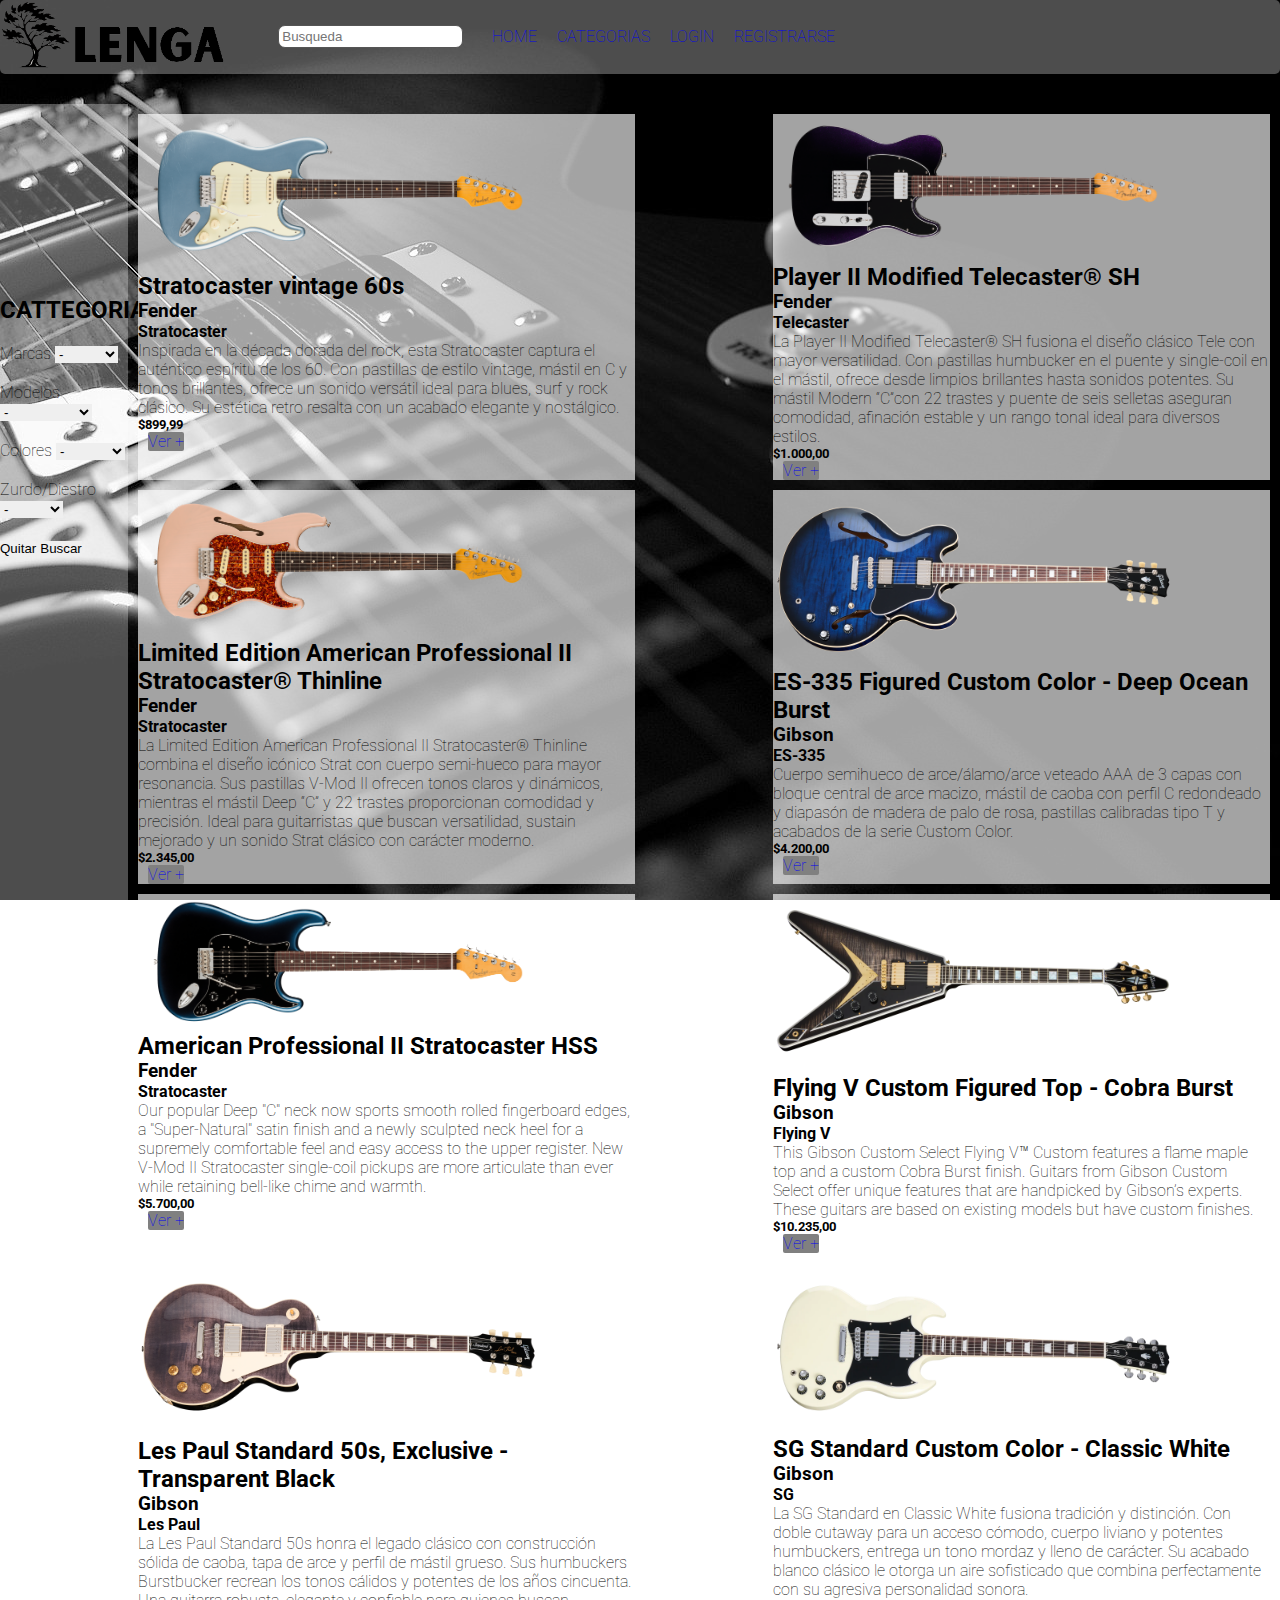
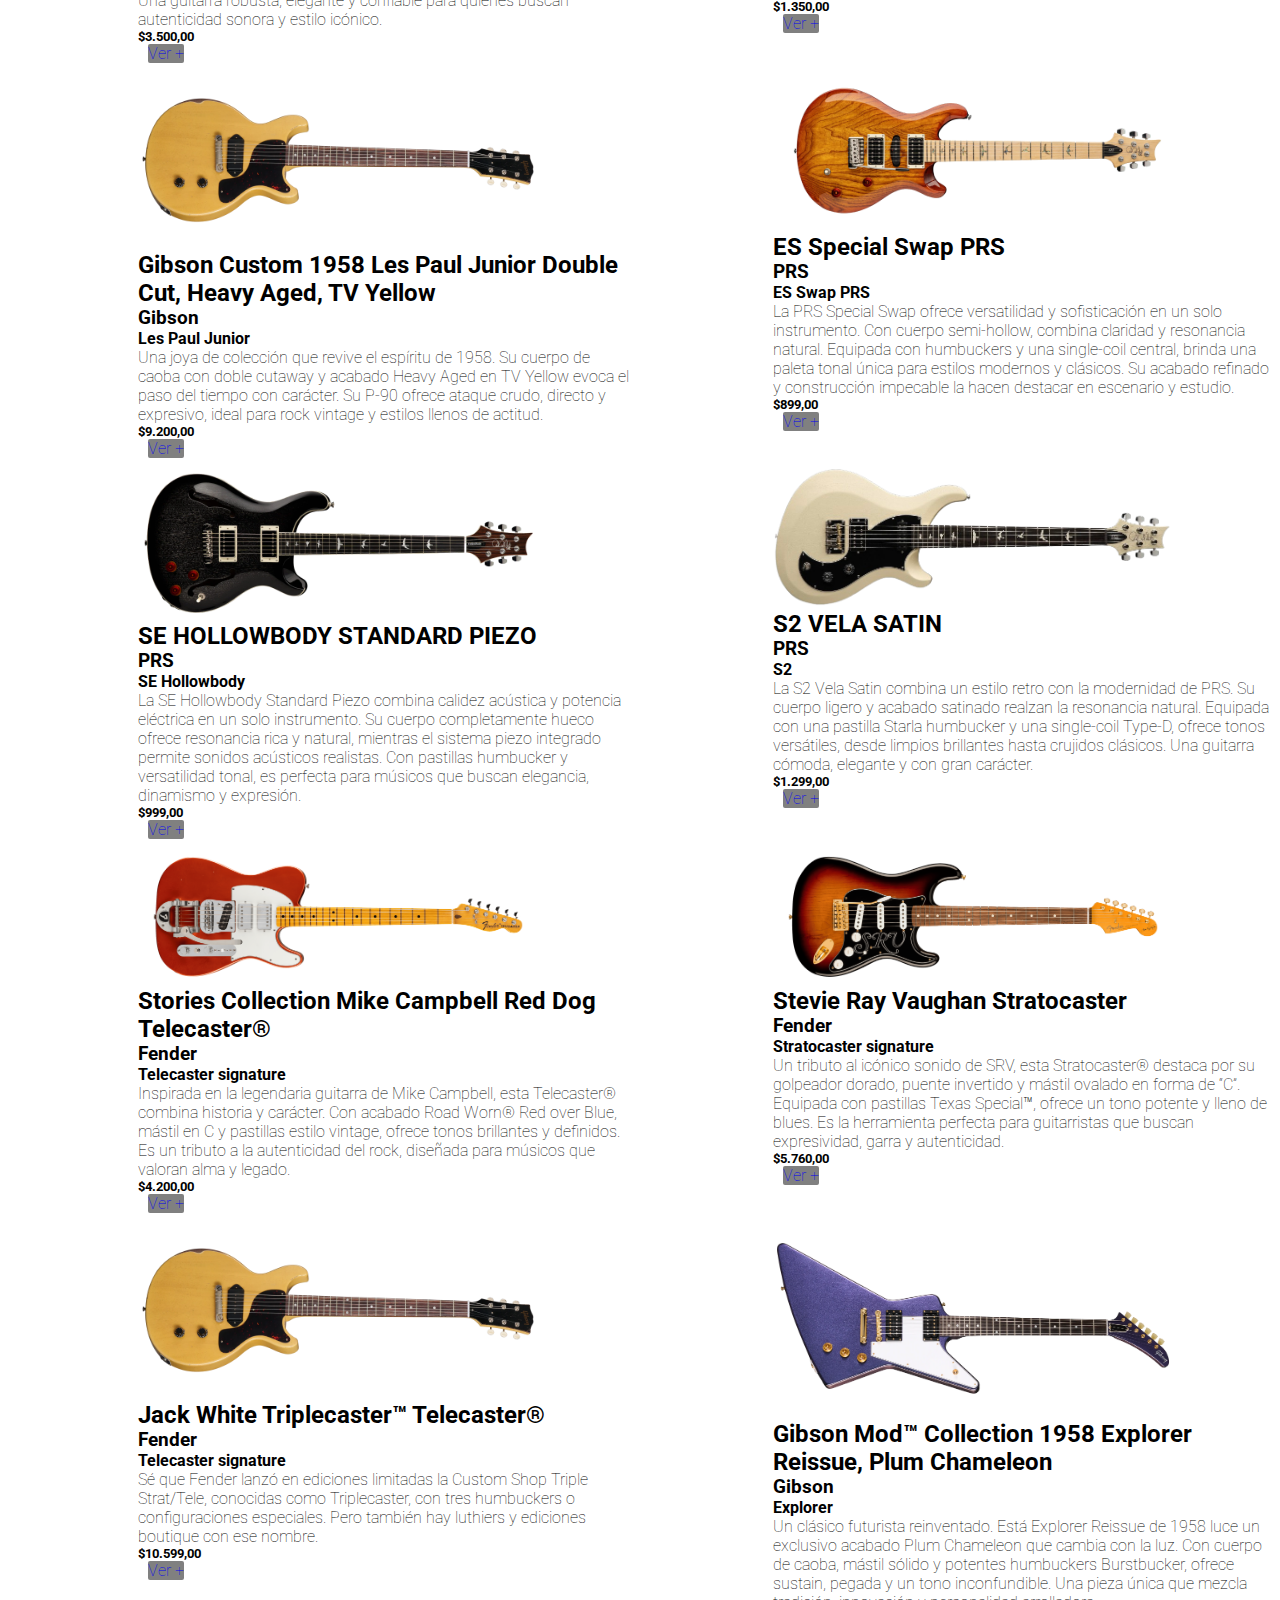
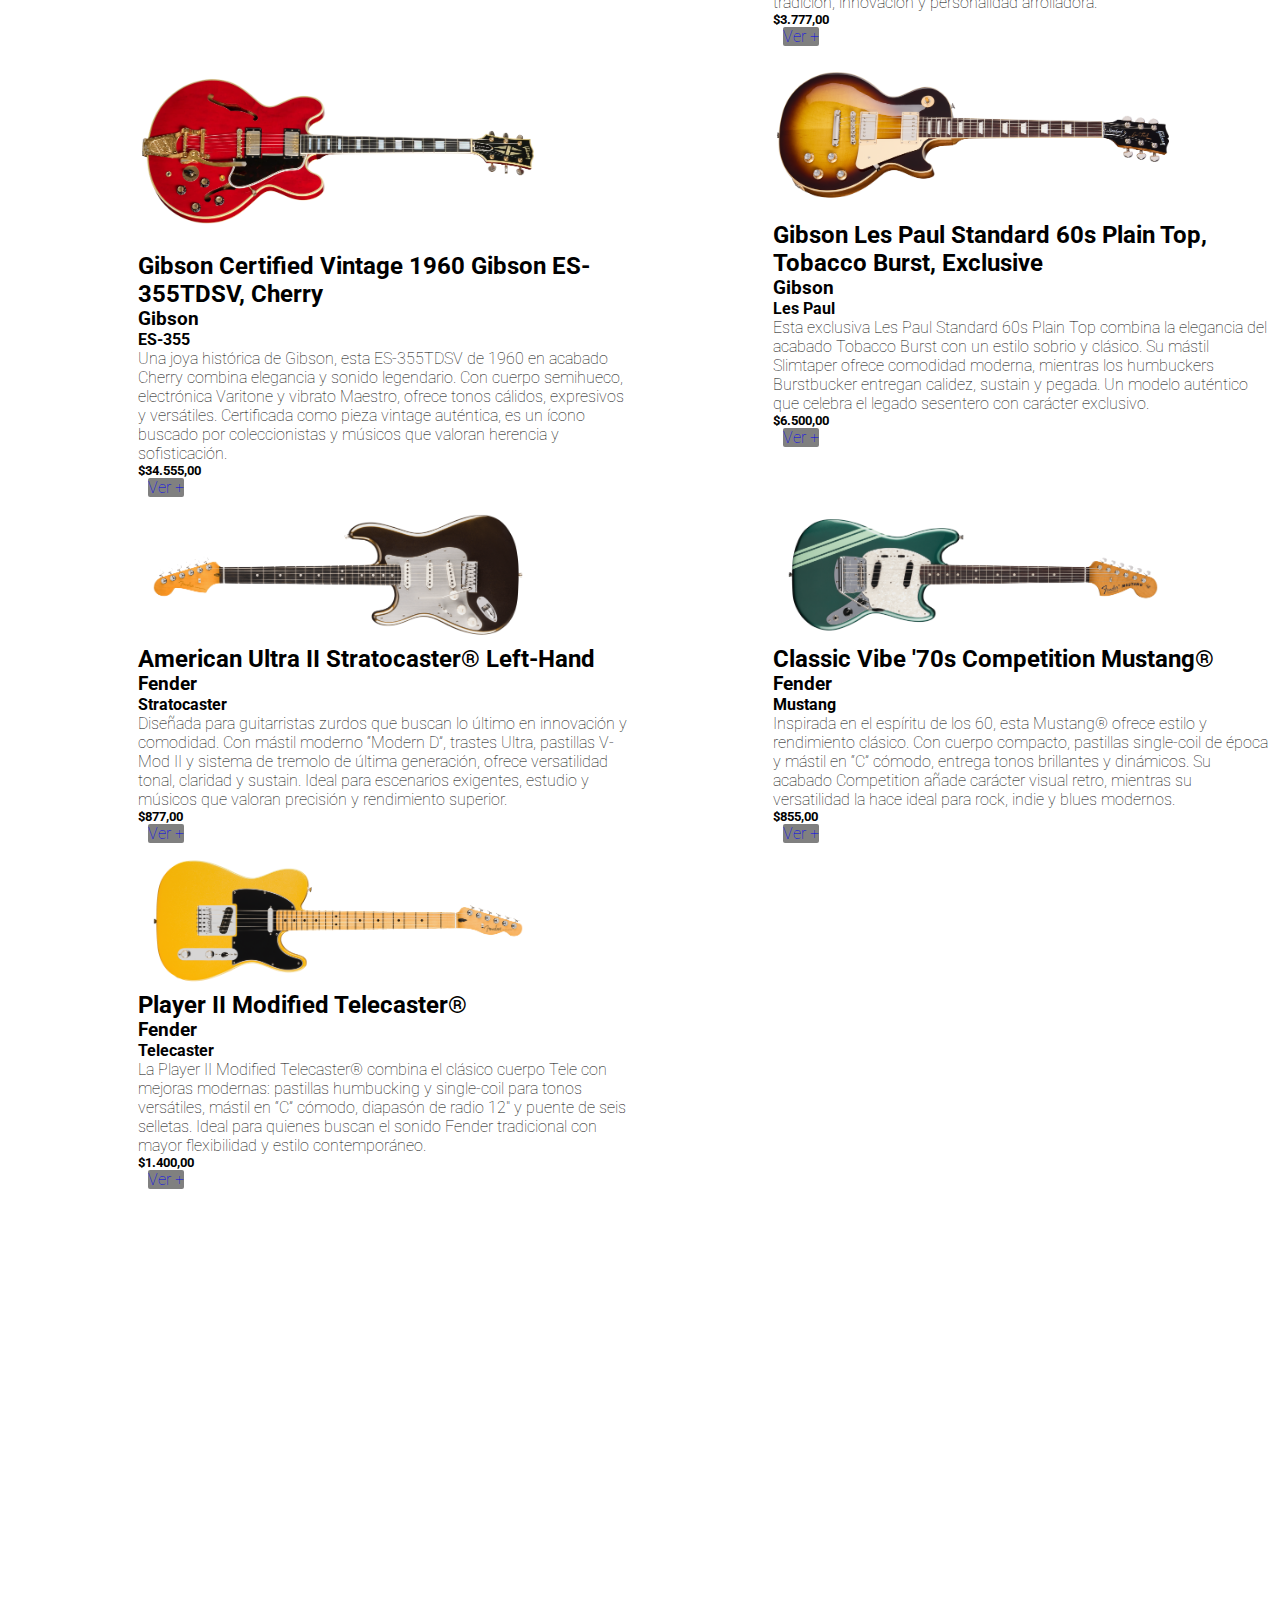
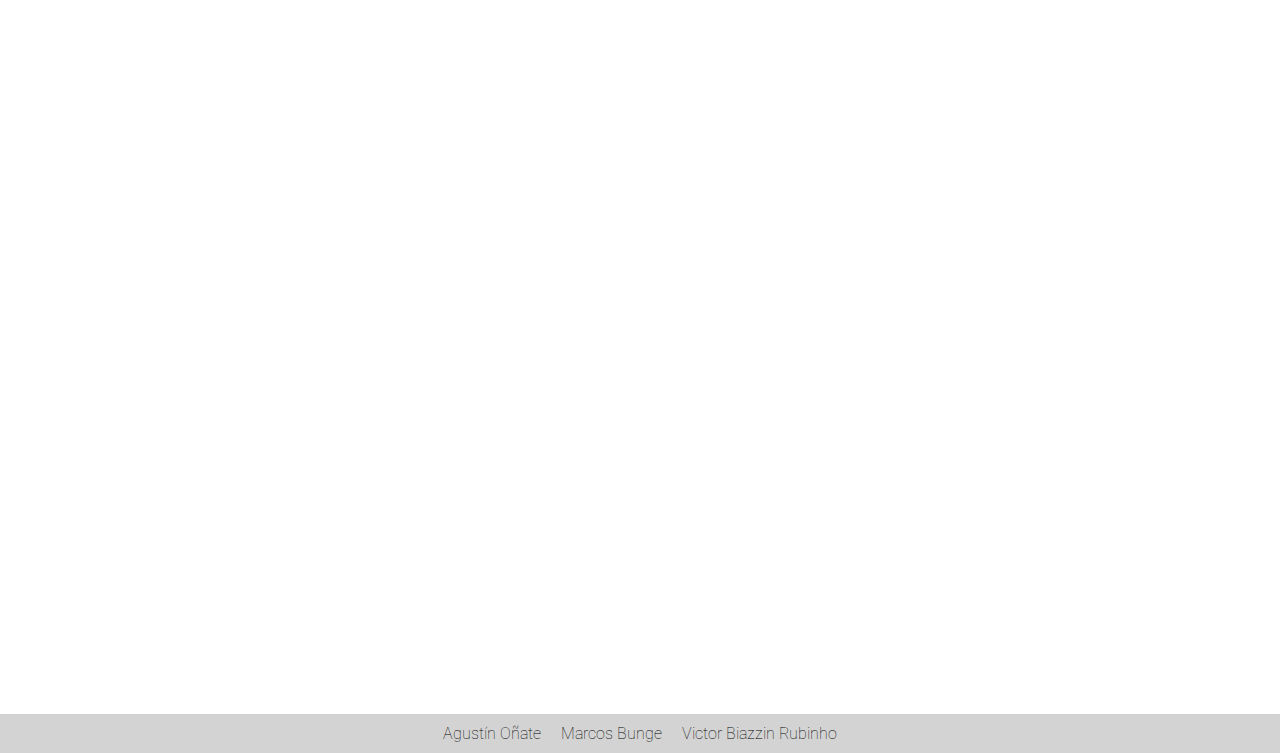
<file: category.html>
<!DOCTYPE html>
<html lang="en">
<head>
    <meta charset="UTF-8">
    <meta name="viewport" content="width=device-width, initial-scale=1.0">
    <title>Categorias</title>
    <link rel="preconnect" href="https://fonts.googleapis.com">
    <link rel="preconnect" href="https://fonts.gstatic.com" crossorigin>
    <link href="https://fonts.googleapis.com/css2?family=Open+Sans:ital,wght@0,300..800;1,300..800&family=Raleway:ital,wght@0,100..900;1,100..900&family=Roboto:ital,wght@0,100..900;1,100..900&family=Work+Sans:ital,wght@0,100..900;1,100..900&display=swap" rel="stylesheet">
    <link rel="stylesheet" href="./css/styles.css">
</head>
<body>
    <header>
        <a href="./index.html">    
            <img id="logonombre" src="img/logonombre.png" alt="logonombre lenga">
        </a>
        <form id="buscador" action="./searchresults.html" method="get">
            <label for="search"></label>
            <input id="search" type="text" name="busqueda" placeholder="Busqueda" value="">
        </form>
        <nav>
            <ul class="paginas">
                <li><a href="./index.html">HOME</a></li>
                <li><a href="./category.html">CATEGORIAS</a></li>
                <li><a href="./login.html">LOGIN</a></li>
                <li><a href="./register.html">REGISTRARSE</a> </li>
            </ul>
        </nav>
    </header>   
    <main>

        <aside>
            <form action="./category.html" method="get">
                <h2>CATTEGORIAS</h2>
                <div class="aside">
                    <label for="cat">Marcas</label>
                    <select name="Categorias" id="cat">
                        <option value="todo">-</option>
                        <option value="fender">Fender</option>
                        <option value="gibson">Gibson</option>
                        <option value="prs">PRS</option>
                    </select>
                </div>
                <div class="aside">
                    <label for="cat">Modelos</label>
                    <select name="Categorias" id="cat">
                        <option value="todo">-</option>
                        <option value="Stratocaster">Stratocaster</option>
                        <option value="Telecaster">Telecaster</option>
                        <option value="ES-335">ES-335</option>
                        <option value="SG">SG</option>
                        <option value="SG">Flaying V</option>
                        <option value="SG">Les Paul</option>
                    </select>
                </div>
                <div class="aside">
                    <label for="color">Colores</label>
                    <select name="colores" id="color">
                        <option value="todo">-</option>
                        <option value="rojo">Rojo</option>
                        <option value="azul">Azul</option>
                        <option value="negro">Negro</option>
                        <option value="verde">verde</option>
                        <option value="violeta">violeta</option>
                        <option value="rosa">rosa</option>
                        <option value="blanco">blanco</option>
                        <option value="yelowtv">yelow tv</option>
                        <option value="marron">marron</option>
                    </select>
                </div>
                <div class="aside">
                    <label for="mano">Zurdo/Diestro</label>
                    <select name="manos" id="mano">
                        <option value="todo">-</option>
                        <option value="zurdo">Zurdo</option>
                        <option value="diestro">Diestro</option>
                    </select>
                </div>
                <button type="reset">Quitar</button>
                <button type="submit">Buscar</button>
            </form>
        </aside>
        <section class="contenido">
            <section class="art">
                <article>
                    <a href="./product.html"><img class="index" src="./img/strato.sinfondo.png" alt="strato azul vintage"></a>
                    <div class="home-product">
                        <h2>Stratocaster vintage 60s</h2>
                        <h3>Fender</h3>
                        <h4>Stratocaster</h4>
                        <p>Inspirada en la década dorada del rock, esta Stratocaster captura el auténtico espíritu de los 60. Con pastillas de estilo vintage, mástil en C y tonos brillantes, ofrece un sonido versátil ideal para blues, surf y rock clásico. Su estética retro resalta con un acabado elegante y nostálgico.</p>
                        <h5>$899,99</h5>
                    </div>
                    <a id="vermas" href="product.html">Ver +</a>
                </article>
                <article>
                    <a href="./product.html"><img class="index" src="./img/PlayerIIModified Telecaster®SH.png" alt="Telecaster Negra Violeta mod"></a>
                    <div class="home-product">
                        <h2>Player II Modified Telecaster® SH</h2>
                        <h3>Fender</h3>
                        <h4>Telecaster</h4>
                        <p>La Player II Modified Telecaster® SH fusiona el diseño clásico Tele con mayor versatilidad. Con pastillas humbucker en el puente y single-coil en el mástil, ofrece desde limpios brillantes hasta sonidos potentes. Su mástil Modern “C”con 22 trastes y puente de seis selletas aseguran comodidad, afinación estable y un rango tonal ideal para diversos estilos.</p>
                        <h5>$1.000,00</h5>
                    </div>
                    <a id="vermas" href="product.html">Ver +</a>
                </article>
                <article>
                    <a href="./product.html"><img class="index" src="./img/LimitedEditionAmericanProfessionalIIStratocaster®Thinline.png" alt="Telecaster Negra Violeta mod"></a>
                    <div class="home-product">
                        <h2>Limited Edition American Professional II Stratocaster® Thinline</h2>
                        <h3>Fender</h3>
                        <h4>Stratocaster</h4>
                        <p>La Limited Edition American Professional II Stratocaster® Thinline combina el diseño icónico Strat con cuerpo semi-hueco para mayor resonancia. Sus pastillas V-Mod II ofrecen tonos claros y dinámicos, mientras el mástil Deep “C” y 22 trastes proporcionan comodidad y precisión. Ideal para guitarristas que buscan versatilidad, sustain mejorado y un sonido Strat clásico con carácter moderno.</p>
                        <h5>$2.345,00</h5>
                    </div>
                    <a id="vermas" href="product.html">Ver +</a>
                </article>
                <article>
                    <a href="./product.html"><img class="index" src="./img/ES-335FiguredCustomColor-DeepOcean Burst.png" alt="ES-335"></a>
                    <div class="home-product">
                        <h2>ES-335 Figured Custom Color - Deep Ocean Burst</h2>
                        <h3>Gibson</h3>
                        <h4>ES-335</h4>
                        <p>Cuerpo semihueco de arce/álamo/arce veteado AAA de 3 capas con bloque central de arce macizo, mástil de caoba con perfil C redondeado y diapasón de madera de palo de rosa, pastillas calibradas tipo T y acabados de la serie Custom Color.</p>
                        <h5>$4.200,00</h5>
                    </div>
                    <a id="vermas" href="product.html">Ver +</a>
                </article>
                <article>
                    <a href="./product.html"><img class="index" src="./img/AmericanProfessionalIIStratocasterHSS.png" alt="Strarocaster HSS"></a>
                    <div class="home-product">
                        <h2>American Professional II Stratocaster HSS</h2>
                        <h3>Fender</h3>
                        <h4>Stratocaster</h4>
                        <p>Our popular Deep "C" neck now sports smooth rolled fingerboard edges, a "Super-Natural" satin finish and a newly sculpted neck heel for a supremely comfortable feel and easy access to the upper register. New V-Mod II Stratocaster single-coil pickups are more articulate than ever while retaining bell-like chime and warmth.</p>
                        <h5>$5.700,00</h5>
                    </div>
                    <a id="vermas" href="product.html">Ver +</a>
                </article>
                <article>
                    <a href="./product.html"><img class="index" src="./img/FlyingVCustomFiguredTop-CobraBurst.png" alt="Flying V"></a>
                    <div class="home-product">
                        <h2>Flying V Custom Figured Top - Cobra Burst</h2>
                        <h3>Gibson</h3>
                        <h4>Flying V</h4>
                        <p>This Gibson Custom Select Flying V™ Custom features a flame maple top and a custom Cobra Burst finish. Guitars from Gibson Custom Select offer unique features that are handpicked by Gibson’s experts. These guitars are based on existing models but have custom finishes.</p>
                        <h5>$10.235,00</h5>
                    </div>
                    <a id="vermas" href="product.html">Ver +</a>
                </article>
                <article>
                    <a href="./product.html"><img class="index" src="./img/LesPaulStandard50s,Exclusive-TransparentBlack..png" alt="Les Paul standard"></a>
                    <div class="home-product">
                        <h2>Les Paul Standard 50s, Exclusive - Transparent Black</h2>
                        <h3>Gibson</h3>
                        <h4>Les Paul</h4>
                        <p>La Les Paul Standard 50s honra el legado clásico con construcción sólida de caoba, tapa de arce y perfil de mástil grueso. Sus humbuckers Burstbucker recrean los tonos cálidos y potentes de los años cincuenta. Una guitarra robusta, elegante y confiable para quienes buscan autenticidad sonora y estilo icónico.</p>
                        <h5>$3.500,00</h5>
                    </div>
                    <a id="vermas" href="product.html">Ver +</a>
                </article>
                <article>
                    <a href="./product.html"><img class="index" src="./img/SGStandardCustomColor-ClassicWhite.png.png" alt="SG standard"></a>
                    <div class="home-product">
                        <h2>SG Standard Custom Color - Classic White</h2>
                        <h3>Gibson</h3>
                        <h4>SG</h4>
                        <p>La SG Standard en Classic White fusiona tradición y distinción. Con doble cutaway para un acceso cómodo, cuerpo liviano y potentes humbuckers, entrega un tono mordaz y lleno de carácter. Su acabado blanco clásico le otorga un aire sofisticado que combina perfectamente con su agresiva personalidad sonora.</p>
                        <h5>$1.350,00</h5>
                    </div>
                    <a id="vermas" href="product.html">Ver +</a>
                </article>
                <article>
                    <a href="./product.html"><img class="index" src="./img/GibsonCustom1958LesPaulJuniorDoubleCut,HeavyAged,TVYellow.png" alt="Les paul junior Yellow tv"></a>
                    <div class="home-product">
                        <h2>Gibson Custom 1958 Les Paul Junior Double Cut, Heavy Aged, TV Yellow</h2>
                        <h3>Gibson</h3>
                        <h4>Les Paul Junior</h4>
                        <p>Una joya de colección que revive el espíritu de 1958. Su cuerpo de caoba con doble cutaway y acabado Heavy Aged en TV Yellow evoca el paso del tiempo con carácter. Su P-90 ofrece ataque crudo, directo y expresivo, ideal para rock vintage y estilos llenos de actitud.</p>
                        <h5>$9.200,00</h5>
                    </div>
                    <a id="vermas" href="product.html">Ver +</a>
                </article>
                <article>
                    <a href="./product.html"><img class="index" src="./img/ESSpecialSwapPRS.jpg.png" alt="Les paul junior Yellow tv"></a>
                    <div class="home-product">
                        <h2>ES Special Swap PRS</h2>
                        <h3>PRS</h3>
                        <h4>ES Swap PRS</h4>
                        <p>La PRS Special Swap ofrece versatilidad y sofisticación en un solo instrumento. Con cuerpo semi-hollow, combina claridad y resonancia natural. Equipada con humbuckers y una single-coil central, brinda una paleta tonal única para estilos modernos y clásicos. Su acabado refinado y construcción impecable la hacen destacar en escenario y estudio.</p>
                        <h5>$899,00</h5>
                    </div>
                    <a id="vermas" href="product.html">Ver +</a>
                </article>
                <article>
                    <a href="./product.html"><img class="index" src="./img/SEHOLLOWBODYSTANDARDPIEZO.png" alt="Les paul junior Yellow tv"></a>
                    <div class="home-product">
                        <h2>SE HOLLOWBODY STANDARD PIEZO</h2>
                        <h3>PRS</h3>
                        <h4>SE Hollowbody</h4>
                        <p>La SE Hollowbody Standard Piezo combina calidez acústica y potencia eléctrica en un solo instrumento. Su cuerpo completamente hueco ofrece resonancia rica y natural, mientras el sistema piezo integrado permite sonidos acústicos realistas. Con pastillas humbucker y versatilidad tonal, es perfecta para músicos que buscan elegancia, dinamismo y expresión.</p>
                        <h5>$999,00</h5>
                    </div>
                    <a id="vermas" href="product.html">Ver +</a>
                </article>
                <article>
                    <a href="./product.html"><img class="index" src="./img/S2VELASATIN.png" alt="Les paul junior Yellow tv"></a>
                    <div class="home-product">
                        <h2>S2 VELA SATIN</h2>
                        <h3>PRS</h3>
                        <h4>S2</h4>
                        <p>La S2 Vela Satin combina un estilo retro con la modernidad de PRS. Su cuerpo ligero y acabado satinado realzan la resonancia natural. Equipada con una pastilla Starla humbucker y una single-coil Type-D, ofrece tonos versátiles, desde limpios brillantes hasta crujidos clásicos. Una guitarra cómoda, elegante y con gran carácter.</p>
                        <h5>$1.299,00</h5>
                    </div>
                    <a id="vermas" href="product.html">Ver +</a>
                </article>
                <article>
                    <a href="./product.html"><img class="index" src="./img/StoriesCollectionMikeCampbellRedDogTelecaster.png" alt="Les paul junior Yellow tv"></a>
                    <div class="home-product">
                        <h2>Stories Collection Mike Campbell Red Dog Telecaster®</h2>
                        <h3>Fender</h3>
                        <h4>Telecaster signature</h4>
                        <p>Inspirada en la legendaria guitarra de Mike Campbell, esta Telecaster® combina historia y carácter. Con acabado Road Worn® Red over Blue, mástil en C y pastillas estilo vintage, ofrece tonos brillantes y definidos. Es un tributo a la autenticidad del rock, diseñada para músicos que valoran alma y legado.</p>
                        <h5>$4.200,00</h5>
                    </div>
                    <a id="vermas" href="product.html">Ver +</a>
                </article>
                <article>
                    <a href="./product.html"><img class="index" src="./img/StevieRayVaughanStratocaster.png" alt="Les paul junior Yellow tv"></a>
                    <div class="home-product">
                        <h2>Stevie Ray Vaughan Stratocaster</h2>
                        <h3>Fender</h3>
                        <h4>Stratocaster signature</h4>
                        <p>Un tributo al icónico sonido de SRV, esta Stratocaster® destaca por su golpeador dorado, puente invertido y mástil ovalado en forma de “C”. Equipada con pastillas Texas Special™, ofrece un tono potente y lleno de blues. Es la herramienta perfecta para guitarristas que buscan expresividad, garra y autenticidad.</p>
                        <h5>$5.760,00</h5>
                    </div>
                    <a id="vermas" href="product.html">Ver +</a>
                </article>
                <article>
                    <a href="./product.html"><img class="index" src="./img/GibsonCustom1958LesPaulJuniorDoubleCut,HeavyAged,TVYellow.png" alt="Les paul junior Yellow tv"></a>
                    <div class="home-product">
                        <h2>Jack White Triplecaster™ Telecaster®</h2>
                        <h3>Fender</h3>
                        <h4>Telecaster signature</h4>
                        <p>Sé que Fender lanzó en ediciones limitadas la Custom Shop Triple Strat/Tele, conocidas como Triplecaster, con tres humbuckers o configuraciones especiales. Pero también hay luthiers y ediciones boutique con ese nombre.</p>
                        <h5>$10.599,00</h5>
                    </div>
                    <a id="vermas" href="product.html">Ver +</a>
                </article>
                <article>
                    <a href="./product.html"><img class="index" src="./img/GibsonMod™Collection1958ExplorerReissue,PlumChameleon.png" alt="Les paul junior Yellow tv"></a>
                    <div class="home-product">
                        <h2>Gibson Mod™ Collection 1958 Explorer Reissue, Plum Chameleon</h2>
                        <h3>Gibson</h3>
                        <h4>Explorer</h4>
                        <p>Un clásico futurista reinventado. Está Explorer Reissue de 1958 luce un exclusivo acabado Plum Chameleon que cambia con la luz. Con cuerpo de caoba, mástil sólido y potentes humbuckers Burstbucker, ofrece sustain, pegada y un tono inconfundible. Una pieza única que mezcla tradición, innovación y personalidad arrolladora.</p>
                        <h5>$3.777,00</h5>
                    </div>
                    <a id="vermas" href="product.html">Ver +</a>
                </article>
                <article>
                    <a href="./product.html"><img class="index" src="./img/GibsonCertifiedVintage1960GibsonES-355TDSV,Cherry.png" alt="Les paul junior Yellow tv"></a>
                    <div class="home-product">
                        <h2>Gibson Certified Vintage 1960 Gibson ES-355TDSV, Cherry</h2>
                        <h3>Gibson</h3>
                        <h4>ES-355</h4>
                        <p>Una joya histórica de Gibson, esta ES-355TDSV de 1960 en acabado Cherry combina elegancia y sonido legendario. Con cuerpo semihueco, electrónica Varitone y vibrato Maestro, ofrece tonos cálidos, expresivos y versátiles. Certificada como pieza vintage auténtica, es un ícono buscado por coleccionistas y músicos que valoran herencia y sofisticación.</p>
                        <h5>$34.555,00</h5>
                    </div>
                    <a id="vermas" href="product.html">Ver +</a>
                </article>
                <article>
                    <a href="./product.html"><img class="index" src="./img/GibsonLesPaulStandard60sPlainTop,TobaccoBurst,Exclusive.png" alt="Les paul junior Yellow tv"></a>
                    <div class="home-product">
                        <h2>Gibson Les Paul Standard 60s Plain Top, Tobacco Burst, Exclusive</h2>
                        <h3>Gibson</h3>
                        <h4>Les Paul</h4>
                        <p>Esta exclusiva Les Paul Standard 60s Plain Top combina la elegancia del acabado Tobacco Burst con un estilo sobrio y clásico. Su mástil Slimtaper ofrece comodidad moderna, mientras los humbuckers Burstbucker entregan calidez, sustain y pegada. Un modelo auténtico que celebra el legado sesentero con carácter exclusivo.</p>
                        <h5>$6.500,00</h5>
                    </div>
                    <a id="vermas" href="product.html">Ver +</a>
                </article>
                <article>
                    <a href="./product.html"><img class="index" src="./img/AmericanUltraIIStratocaster®Left-Hand.png" alt="Les paul junior Yellow tv"></a>
                    <div class="home-product">
                        <h2>American Ultra II Stratocaster® Left-Hand</h2>
                        <h3>Fender</h3>
                        <h4>Stratocaster</h4>
                        <p>Diseñada para guitarristas zurdos que buscan lo último en innovación y comodidad. Con mástil moderno “Modern D”, trastes Ultra, pastillas V-Mod II y sistema de tremolo de última generación, ofrece versatilidad tonal, claridad y sustain. Ideal para escenarios exigentes, estudio y músicos que valoran precisión y rendimiento superior.</p>
                        <h5>$877,00</h5>
                    </div>
                    <a id="vermas" href="product.html">Ver +</a>
                </article>
                <article>
                    <a href="./product.html"><img class="index" src="./img/ClassicVibe'70sCompetitionMustang®.png" alt="Les paul junior Yellow tv"></a>
                    <div class="home-product">
                        <h2>Classic Vibe '70s Competition Mustang®</h2>
                        <h3>Fender</h3>
                        <h4>Mustang</h4>
                        <p>Inspirada en el espíritu de los 60, esta Mustang® ofrece estilo y rendimiento clásico. Con cuerpo compacto, pastillas single-coil de época y mástil en “C” cómodo, entrega tonos brillantes y dinámicos. Su acabado Competition añade carácter visual retro, mientras su versatilidad la hace ideal para rock, indie y blues modernos.</p>
                        <h5>$855,00</h5>
                    </div>
                    <a id="vermas" href="product.html">Ver +</a>
                </article>
                <article>
                    <a href="./product.html"><img class="index" src="./img/PlayerIIModifiedTelecaster®.png" alt="Les paul junior Yellow tv"></a>
                    <div class="home-product">
                        <h2>Player II Modified Telecaster®</h2>
                        <h3>Fender</h3>
                        <h4>Telecaster</h4>
                        <p>La Player II Modified Telecaster® combina el clásico cuerpo Tele con mejoras modernas: pastillas humbucking y single-coil para tonos versátiles, mástil en “C” cómodo, diapasón de radio 12" y puente de seis selletas. Ideal para quienes buscan el sonido Fender tradicional con mayor flexibilidad y estilo contemporáneo.</p>
                        <h5>$1.400,00</h5>
                    </div>
                    <a id="vermas" href="product.html">Ver +</a>
                </article>
            </section>
        </section>
    </main>
    <footer>
        <ul>
            <li>Agustín Oñate</li>
            <li>Marcos Bunge</li>
            <li>Victor Biazzin Rubinho</li>
        </ul>
    </footer>
</body>
</html>
</file>
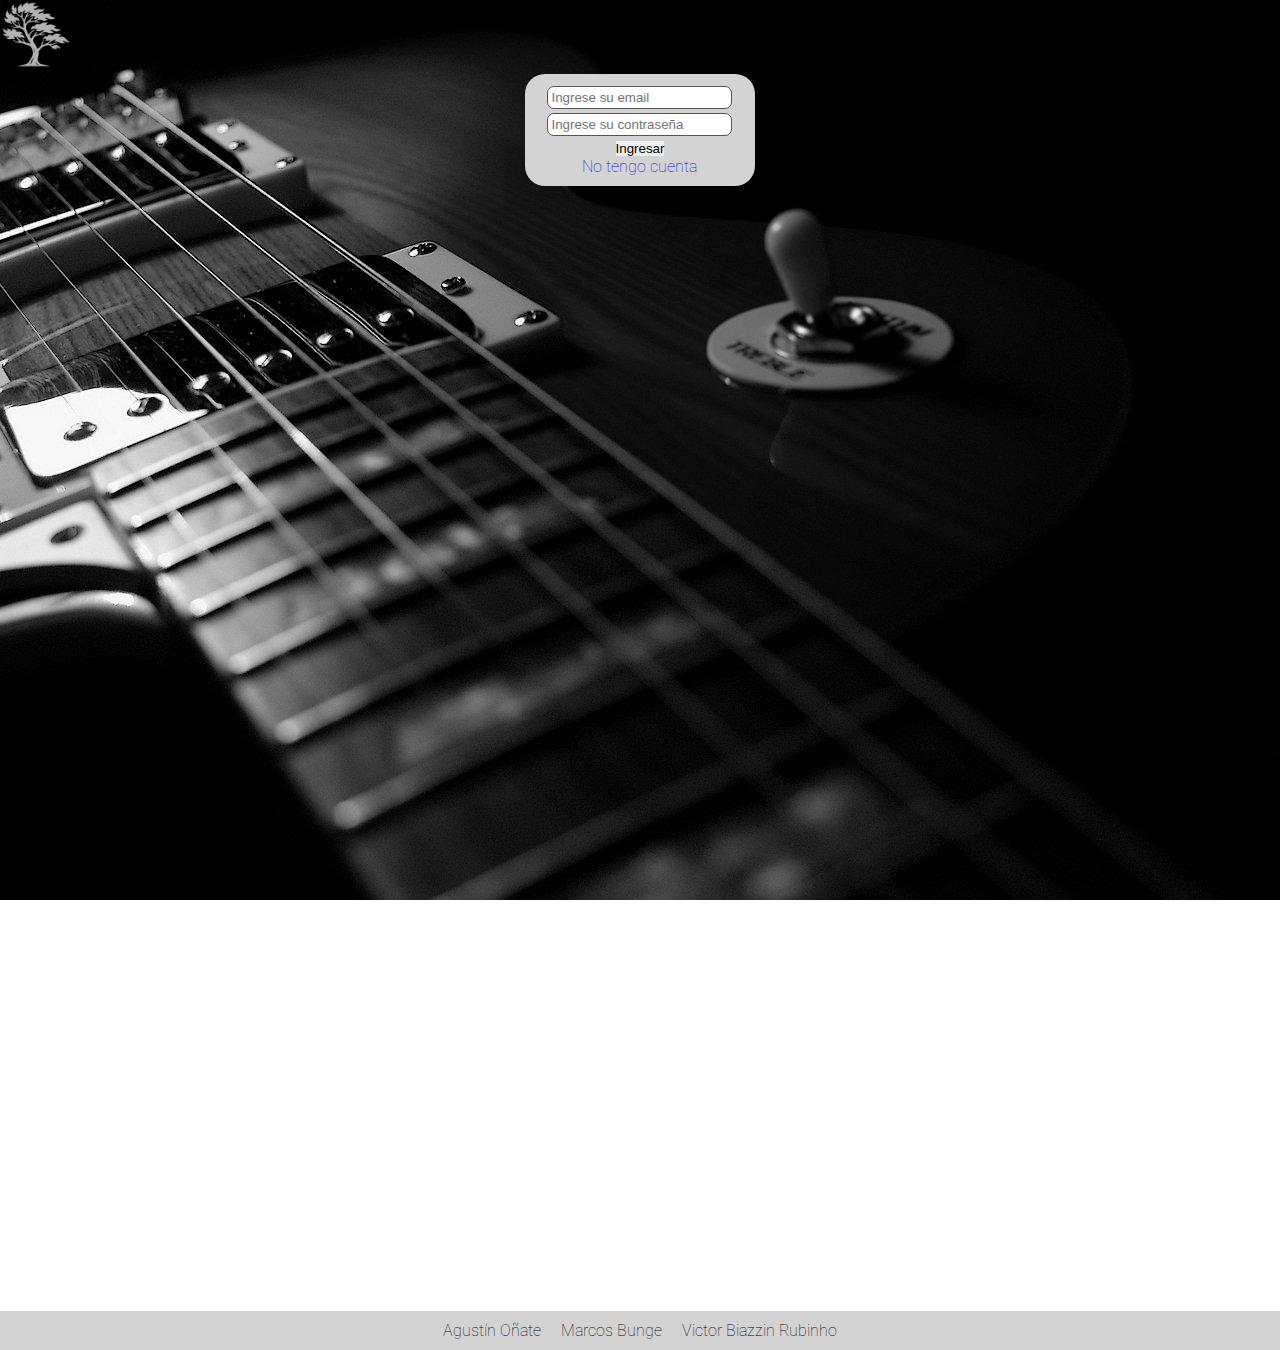
<file: login.html>
<!DOCTYPE html>
<html lang="en">
<head>
    <meta charset="UTF-8">
    <meta name="viewport" content="width=device-width, initial-scale=1.0">
    <title>Login</title>
    <link rel="preconnect" href="https://fonts.googleapis.com">
    <link rel="preconnect" href="https://fonts.gstatic.com" crossorigin>
    <link href="https://fonts.googleapis.com/css2?family=Open+Sans:ital,wght@0,300..800;1,300..800&family=Raleway:ital,wght@0,100..900;1,100..900&family=Roboto:ital,wght@0,100..900;1,100..900&family=Work+Sans:ital,wght@0,100..900;1,100..900&display=swap" rel="stylesheet">
    <link rel="stylesheet" href="./css/styles.css">
</head>
<body>
    <div>
        <a href="./index.html">
            <img src="./img/logo-gris.png" id="logo-register-login" alt="logo">
        </a>
    </div>
    <form class="register" action="index.html" method="get">
        <div>
            <input id="email" type="text" name="email" placeholder="Ingrese su email" value="" required>
        </div>
        <div>
            <input id="contrasena" type="password" name="contrasena" placeholder="Ingrese su contraseña" value="" required>
        </div> 
        <div>
            <button type="submit">Ingresar</button>
        </div>
        <a href="./register.html">No tengo cuenta</a>
    </form>
    <footer id="foot">
        <ul>
            <li>Agustín Oñate</li>
            <li>Marcos Bunge</li>
            <li>Victor Biazzin Rubinho</li>
        </ul>
    </footer> 
<script src="./js/login.js"></script>
</body>
</html>
</file>
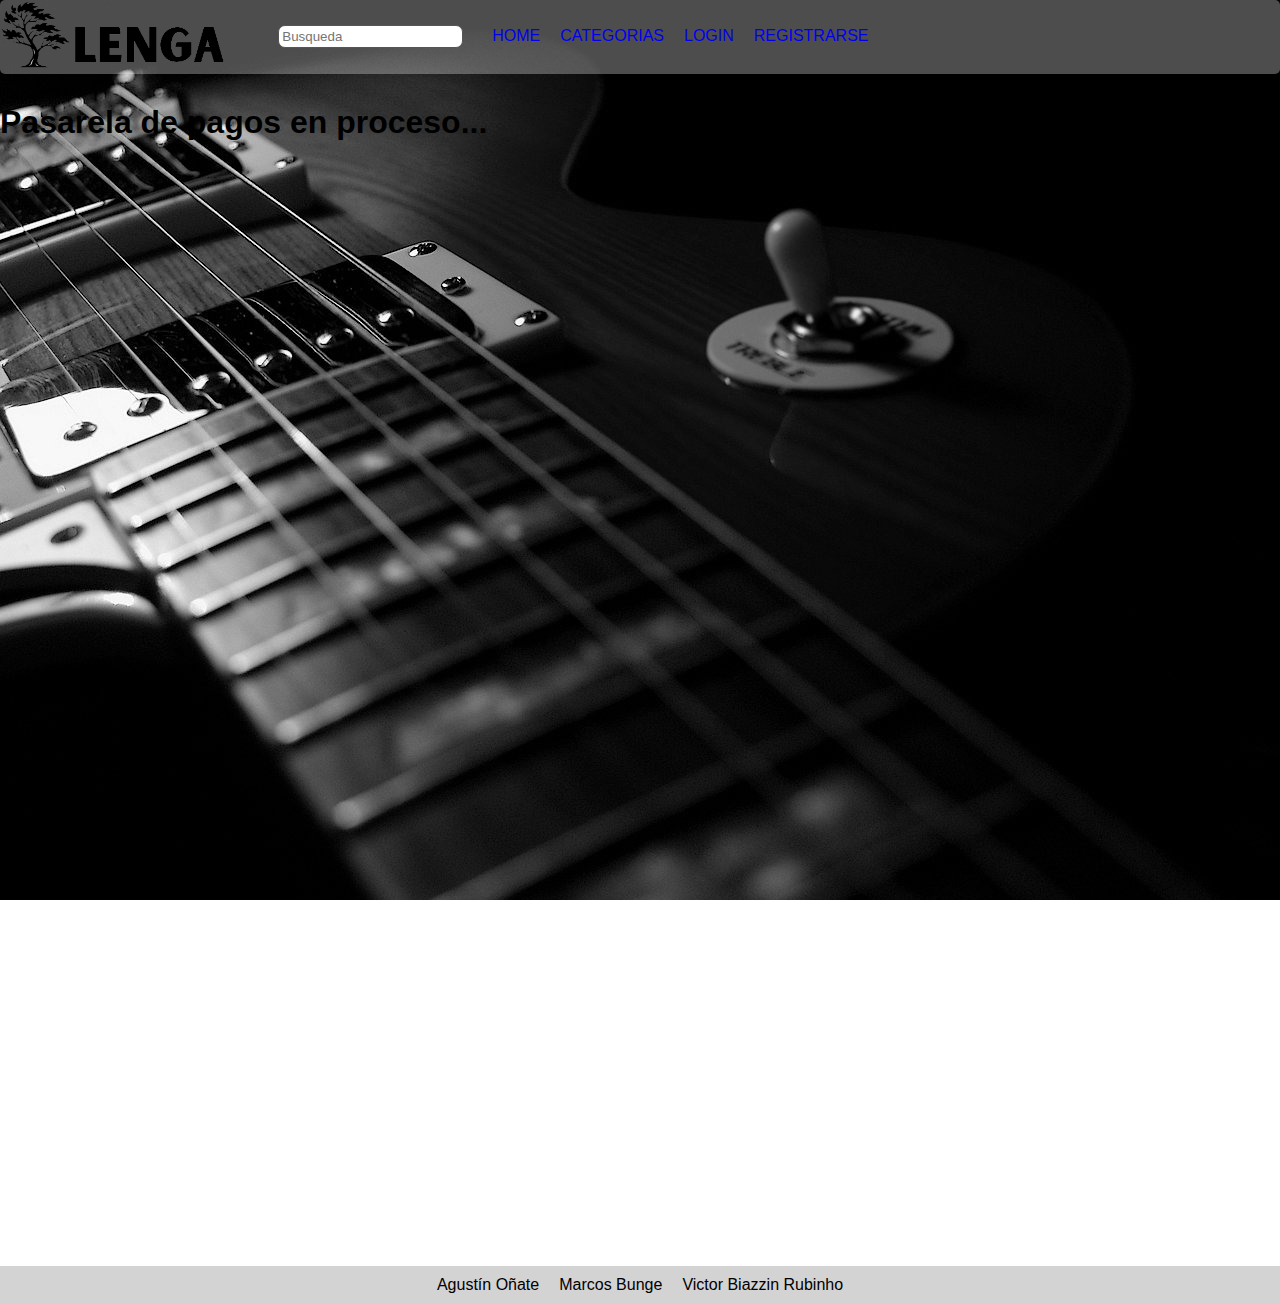
<file: pasarelapagos.html>
<!DOCTYPE html>
<html lang="en">
<head>
    <meta charset="UTF-8">
    <meta name="viewport" content="width=device-width, initial-scale=1.0">
    <link rel="stylesheet" href="./css/styles.css">
    <title>Document</title>
</head>
<body>
    <header>
        <a href="./index.html">    
            <img id="logonombre" src="img/logonombre.png" alt="logonombre lenga">
        </a>
        <form id="buscador" action="./searchresults.html" method="get">
            <label for="search"></label>
            <input id="search" type="text" name="busqueda" placeholder="Busqueda" value="">
        </form>
        <nav>
            <ul class="paginas">
                <li><a href="./index.html">HOME</a></li>
                <li><a href="./category.html">CATEGORIAS</a></li>
                <li><a href="./login.html">LOGIN</a></li>
                <li><a href="./register.html">REGISTRARSE</a> </li>
            </ul>
        </nav>
    </header>
    <main>
        <h1 class="pasarela">Pasarela de pagos en proceso...</h1>
    </main>
    <footer>
        <ul>
            <li>Agustín Oñate</li>
            <li>Marcos Bunge</li>
            <li>Victor Biazzin Rubinho</li>
        </ul>
    </footer>
</body>
</html>
</file>
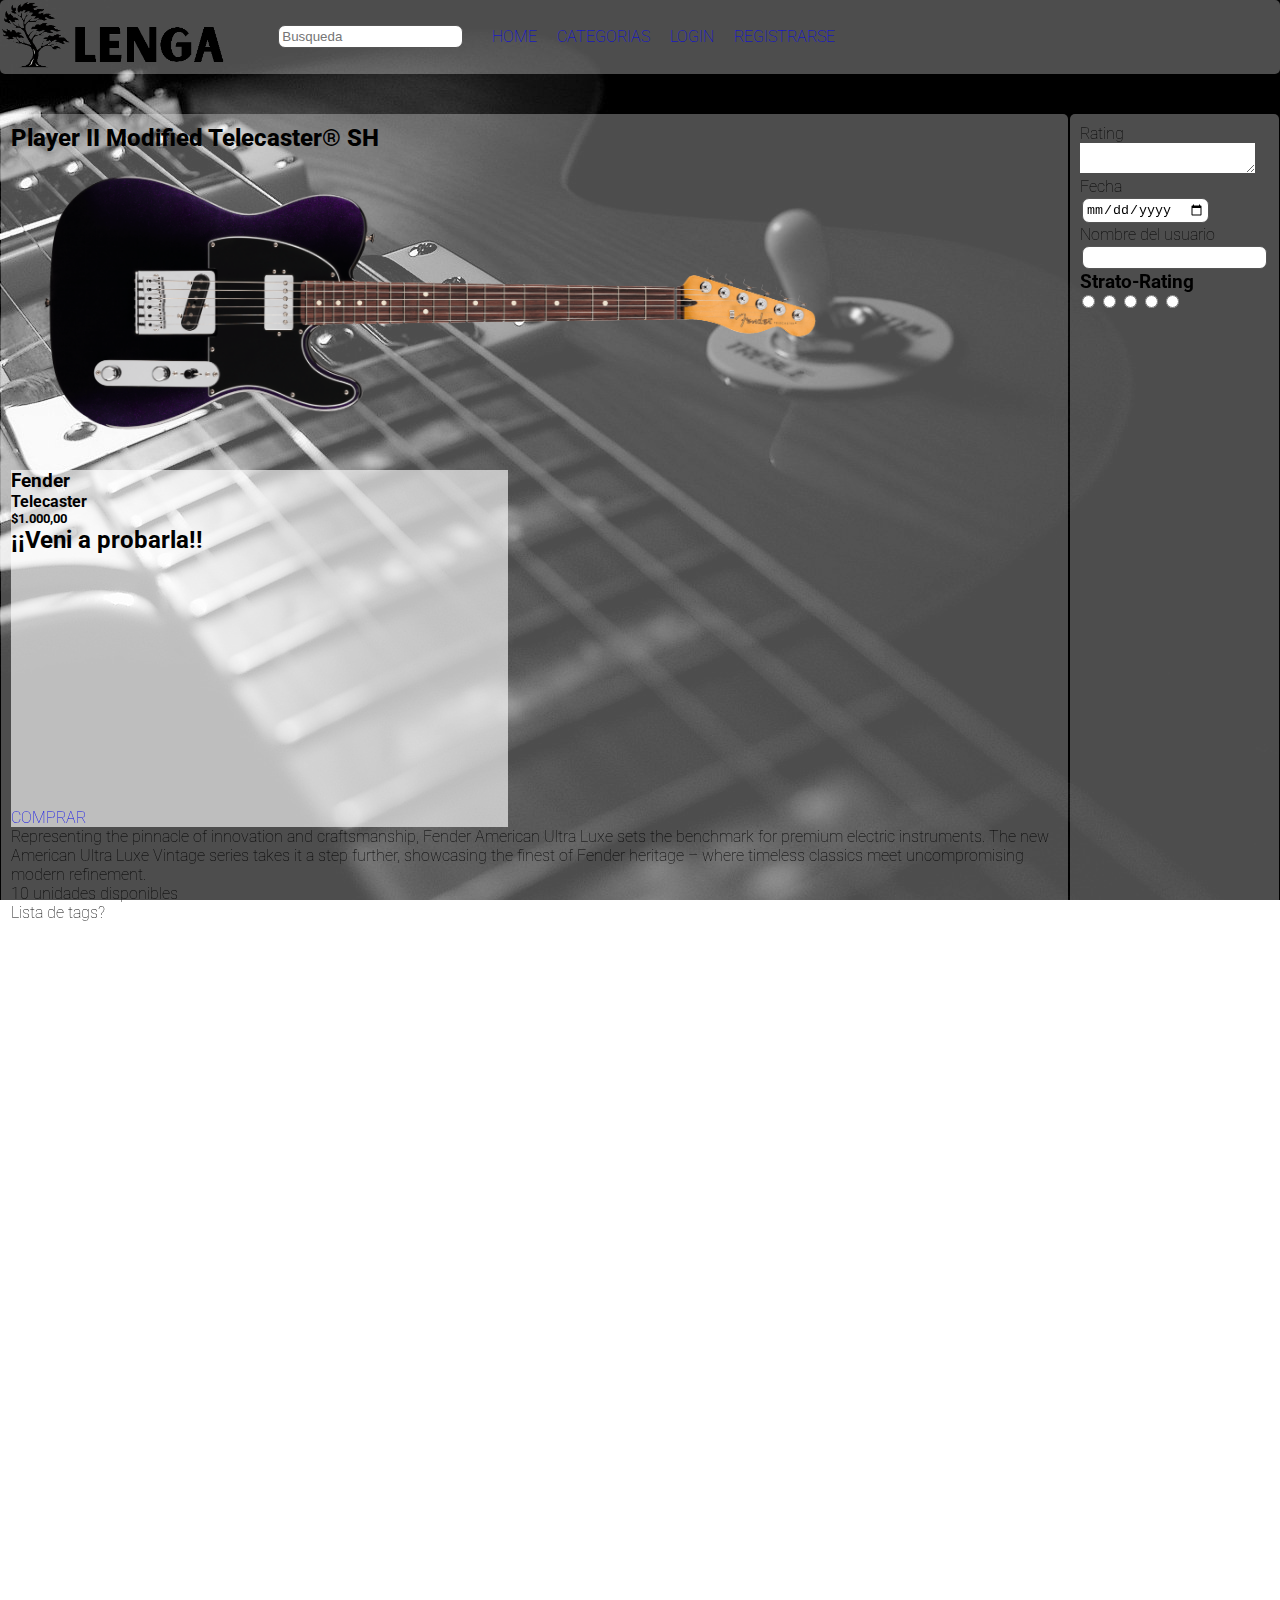
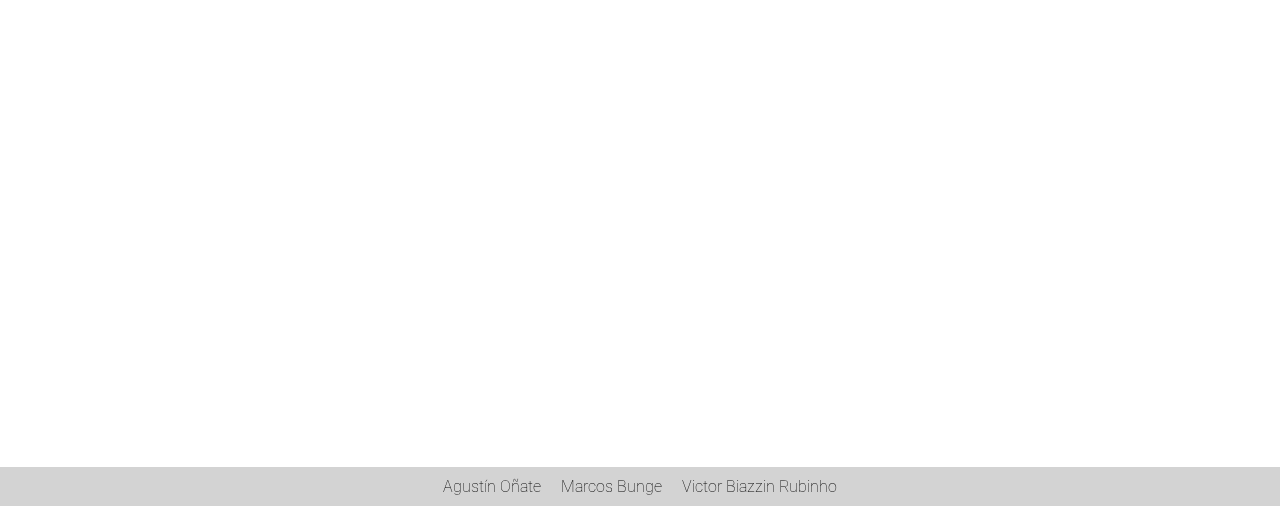
<file: product2.html>
<!DOCTYPE html>
<html lang="en">
<head>
    <meta charset="UTF-8">
    <meta name="viewport" content="width=device-width, initial-scale=1.0">
    <title>Product</title>
    <link rel="preconnect" href="https://fonts.googleapis.com">
    <link rel="preconnect" href="https://fonts.gstatic.com" crossorigin>
    <link href="https://fonts.googleapis.com/css2?family=Open+Sans:ital,wght@0,300..800;1,300..800&family=Raleway:ital,wght@0,100..900;1,100..900&family=Roboto:ital,wght@0,100..900;1,100..900&family=Work+Sans:ital,wght@0,100..900;1,100..900&display=swap" rel="stylesheet">
    <link rel="stylesheet" href="./css/styles.css">
</head>
<body>
<header>
        <a href="./index.html">    
            <img id="logonombre" src="img/logonombre.png" alt="logonombre lenga">
        </a>
        <form id="buscador" action="./searchresults.html" method="get">
            <label for="search"></label>
            <input id="search" type="text" name="busqueda" placeholder="Busqueda" value="">
        </form>
        <nav>
            <ul class="paginas">
                <li><a href="./index.html">HOME</a></li>
                <li><a href="./category.html">CATEGORIAS</a></li>
                <li><a href="./login.html">LOGIN</a></li>
                <li><a href="./register.html">REGISTRARSE</a> </li>
            </ul>
        </nav>
    </header>
    <main class="product">
        <section id="seccion-product" >
            <h2 class="modelo">Player II Modified Telecaster® SH</h2>
            <img clas="productimg" id="foto-product" src="./img/PlayerIIModified Telecaster®SH.png" alt="Stratocastor vintage 60s">
            <article class="titulModelo">
                <div class="titulModelo">
                    <h3>Fender</h3>
                    <h4>Telecaster</h4>
                </div>
                <div class="titulModelo">
                    <h5>$1.000,00</h5>
                </div>
                <div class="mapita">
                    <h2>¡¡Veni a probarla!!</h2>
                    <iframe src="https://www.google.com/maps/embed?pb=!1m18!1m12!1m3!1d3286.1875900548607!2d-58.44627502319495!3d-34.54880545460198!2m3!1f0!2f0!3f0!3m2!1i1024!2i768!4f13.1!3m3!1m2!1s0x95bcb436efe09303%3A0xfb39818e7624ac76!2sDigital%20House!5e0!3m2!1ses!2sar!4v1758315588162!5m2!1ses!2sar" width="250" height="250" style="border:0;" allowfullscreen="" loading="lazy" referrerpolicy="no-referrer-when-downgrade"></iframe>
                </div>
                <div class="comprar">
                    <a href="pasarelapagos.html">COMPRAR</a>
                </div>
            </article>
            <p class="descripcion">Representing the pinnacle of innovation and craftsmanship, Fender American Ultra Luxe sets the benchmark for premium electric instruments. The new American Ultra Luxe Vintage series takes it a step further, showcasing the finest of Fender heritage – where timeless classics meet uncompromising modern refinement.</p>            
            <p>10 unidades disponibles</p>
            <p>Lista de tags?</p>
        </section>
        <section id="seccion-product">
            <form action="get">
                <p>Rating</p>
                <textarea name="review" id=""></textarea>
                <p>Fecha</p>
                <input type="date" value="">
                <p>Nombre del usuario</p>
                <input type="text" value="">
            </form>
            <div class="rating">
                <h3>Strato-Rating</h3>
                <label>
                    <input type="radio" name="rating" class="sistRating">
                    <span class="stratoRating"></span>
                </label>
                <label>
                    <input type="radio" name="rating" class="sistRating">
                    <span class="stratoRating"></span>
                </label>
                <label>
                    <input type="radio" name="rating" class="sistRating">
                    <span class="stratoRating"></span>
                </label>
                <label>
                    <input type="radio" name="rating" class="sistRating">
                    <span class="stratoRating"></span>
                </label>
                <label>
                    <input type="radio" name="rating" class="sistRating">
                    <span class="stratoRating"></span>
                </label>
            </div>
        </section>
    </main>
    <footer>
        <ul>
            <li>Agustín Oñate</li>
            <li>Marcos Bunge</li>
            <li>Victor Biazzin Rubinho</li>
        </ul>
    </footer>   
</body>
</html>
</file>
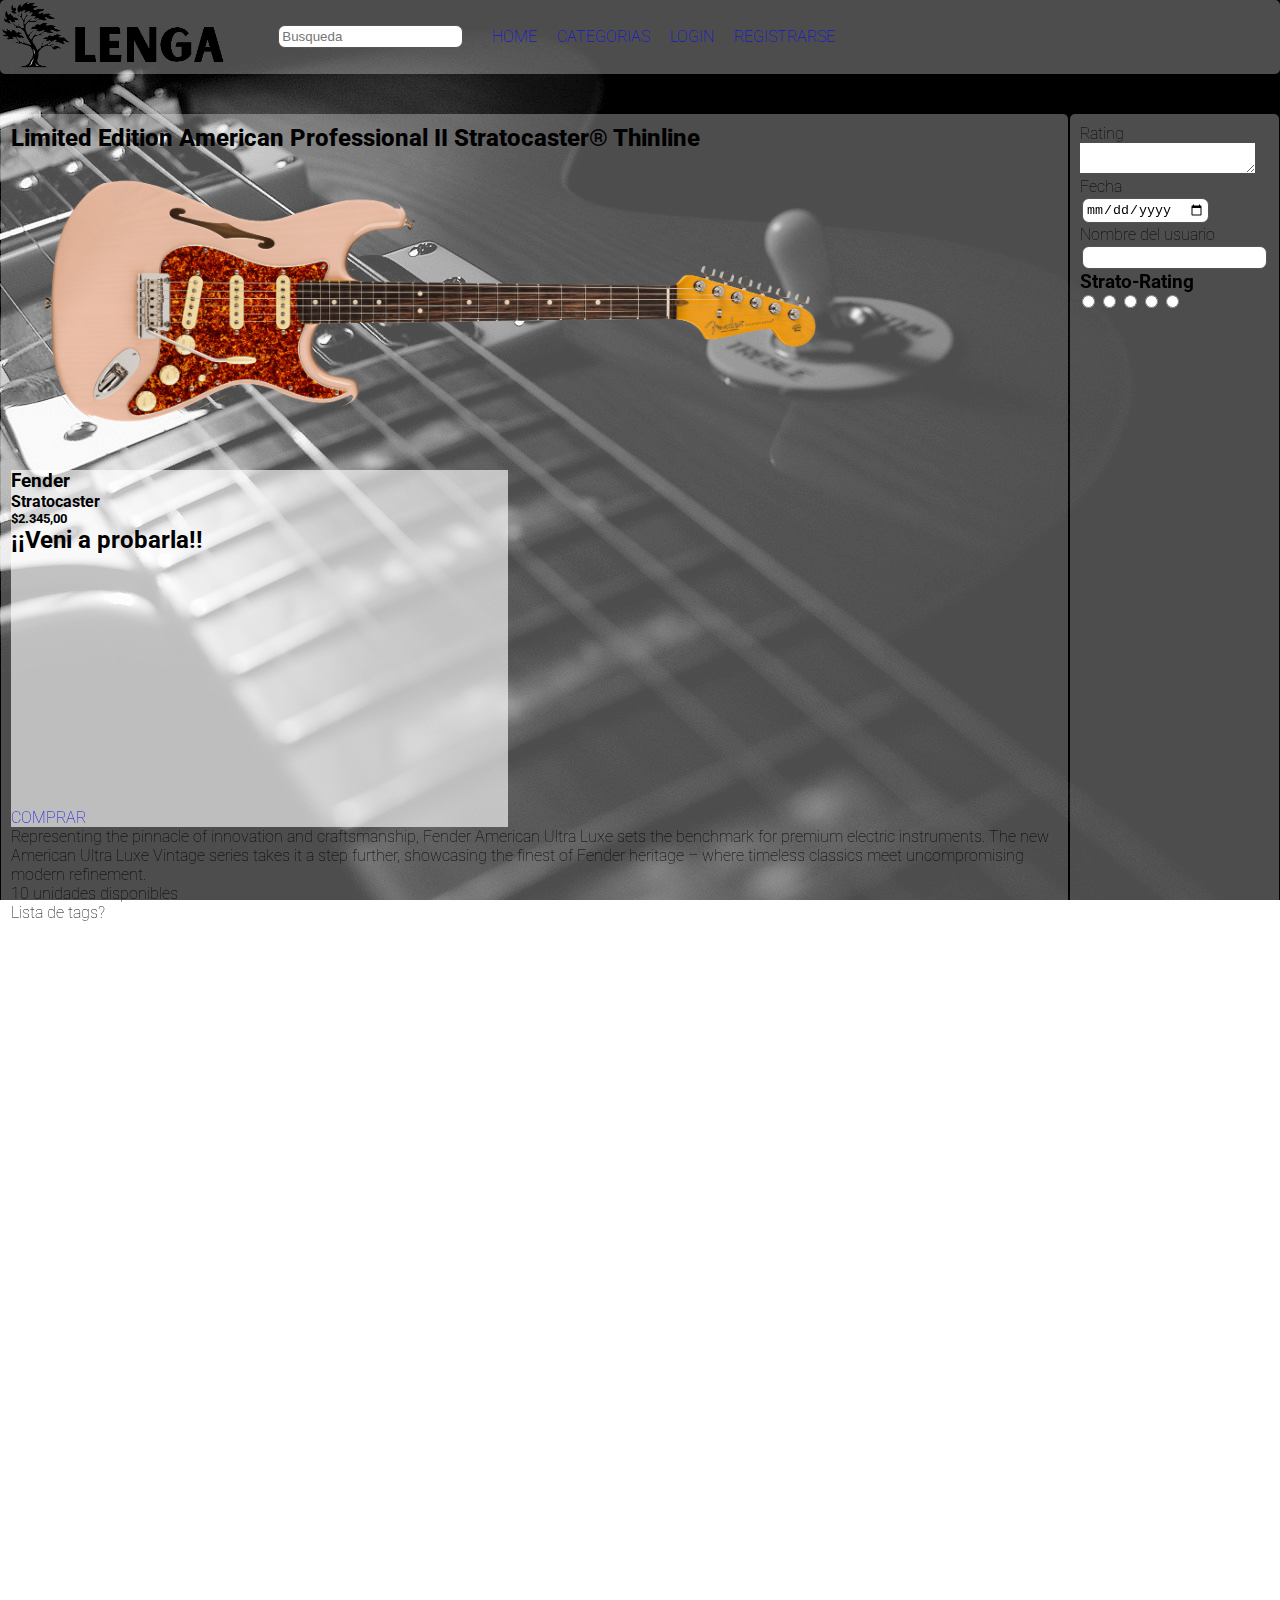
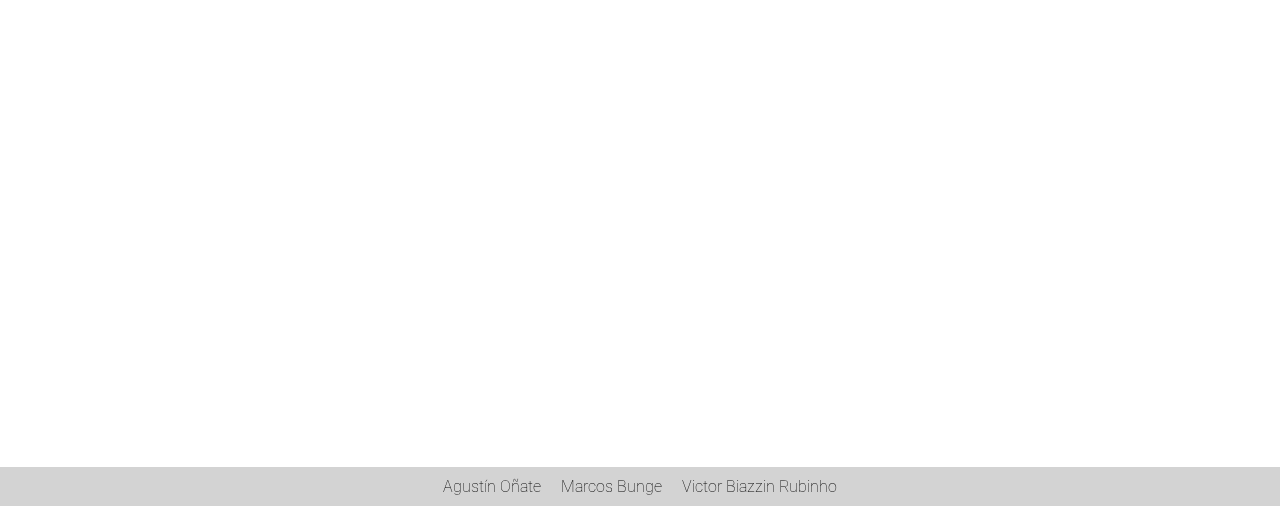
<file: product3.html>
<!DOCTYPE html>
<html lang="en">
<head>
    <meta charset="UTF-8">
    <meta name="viewport" content="width=device-width, initial-scale=1.0">
    <title>Limited Edition American Professional II Stratocaster® Thinline</title>
    <link rel="preconnect" href="https://fonts.googleapis.com">
    <link rel="preconnect" href="https://fonts.gstatic.com" crossorigin>
    <link href="https://fonts.googleapis.com/css2?family=Open+Sans:ital,wght@0,300..800;1,300..800&family=Raleway:ital,wght@0,100..900;1,100..900&family=Roboto:ital,wght@0,100..900;1,100..900&family=Work+Sans:ital,wght@0,100..900;1,100..900&display=swap" rel="stylesheet">
    <link rel="stylesheet" href="./css/styles.css">
</head>
<body>
<header>
        <a href="./index.html">    
            <img id="logonombre" src="img/logonombre.png" alt="logonombre lenga">
        </a>
        <form id="buscador" action="./searchresults.html" method="get">
            <label for="search"></label>
            <input id="search" type="text" name="busqueda" placeholder="Busqueda" value="">
        </form>
        <nav>
            <ul class="paginas">
                <li><a href="./index.html">HOME</a></li>
                <li><a href="./category.html">CATEGORIAS</a></li>
                <li><a href="./login.html">LOGIN</a></li>
                <li><a href="./register.html">REGISTRARSE</a> </li>
            </ul>
        </nav>
    </header>
    <main class="product">
        <section id="seccion-product" >
            <h2 class="modelo">Limited Edition American Professional II Stratocaster® Thinline</h2>
            <img clas="productimg" id="foto-product" src="./img/LimitedEditionAmericanProfessionalIIStratocaster®Thinline.png" alt="Stratocastor vintage 60s">
            <article class="titulModelo">
                <div class="titulModelo">
                    <h3>Fender</h3>
                    <h4>Stratocaster</h4>
                </div>
                <div class="titulModelo">
                    <h5>$2.345,00</h5>
                </div>
                <div class="mapita">
                    <h2>¡¡Veni a probarla!!</h2>
                    <iframe src="https://www.google.com/maps/embed?pb=!1m18!1m12!1m3!1d3286.1875900548607!2d-58.44627502319495!3d-34.54880545460198!2m3!1f0!2f0!3f0!3m2!1i1024!2i768!4f13.1!3m3!1m2!1s0x95bcb436efe09303%3A0xfb39818e7624ac76!2sDigital%20House!5e0!3m2!1ses!2sar!4v1758315588162!5m2!1ses!2sar" width="250" height="250" style="border:0;" allowfullscreen="" loading="lazy" referrerpolicy="no-referrer-when-downgrade"></iframe>
                </div>
                <div class="comprar">
                    <a href="pasarelapagos.html">COMPRAR</a>
                </div>
            </article>
            <p class="descripcion">Representing the pinnacle of innovation and craftsmanship, Fender American Ultra Luxe sets the benchmark for premium electric instruments. The new American Ultra Luxe Vintage series takes it a step further, showcasing the finest of Fender heritage – where timeless classics meet uncompromising modern refinement.</p>            
            <p>10 unidades disponibles</p>
            <p>Lista de tags?</p>
        </section>
        <section id="seccion-product">
            <form action="get">
                <p>Rating</p>
                <textarea name="review" id=""></textarea>
                <p>Fecha</p>
                <input type="date" value="">
                <p>Nombre del usuario</p>
                <input type="text" value="">
            </form>
            <div class="rating">
                <h3>Strato-Rating</h3>
                <label>
                    <input type="radio" name="rating" class="sistRating">
                    <span class="stratoRating"></span>
                </label>
                <label>
                    <input type="radio" name="rating" class="sistRating">
                    <span class="stratoRating"></span>
                </label>
                <label>
                    <input type="radio" name="rating" class="sistRating">
                    <span class="stratoRating"></span>
                </label>
                <label>
                    <input type="radio" name="rating" class="sistRating">
                    <span class="stratoRating"></span>
                </label>
                <label>
                    <input type="radio" name="rating" class="sistRating">
                    <span class="stratoRating"></span>
                </label>
            </div>
        </section>
    </main>
    <footer>
        <ul>
            <li>Agustín Oñate</li>
            <li>Marcos Bunge</li>
            <li>Victor Biazzin Rubinho</li>
        </ul>
    </footer>   
</body>
</html>
</file>
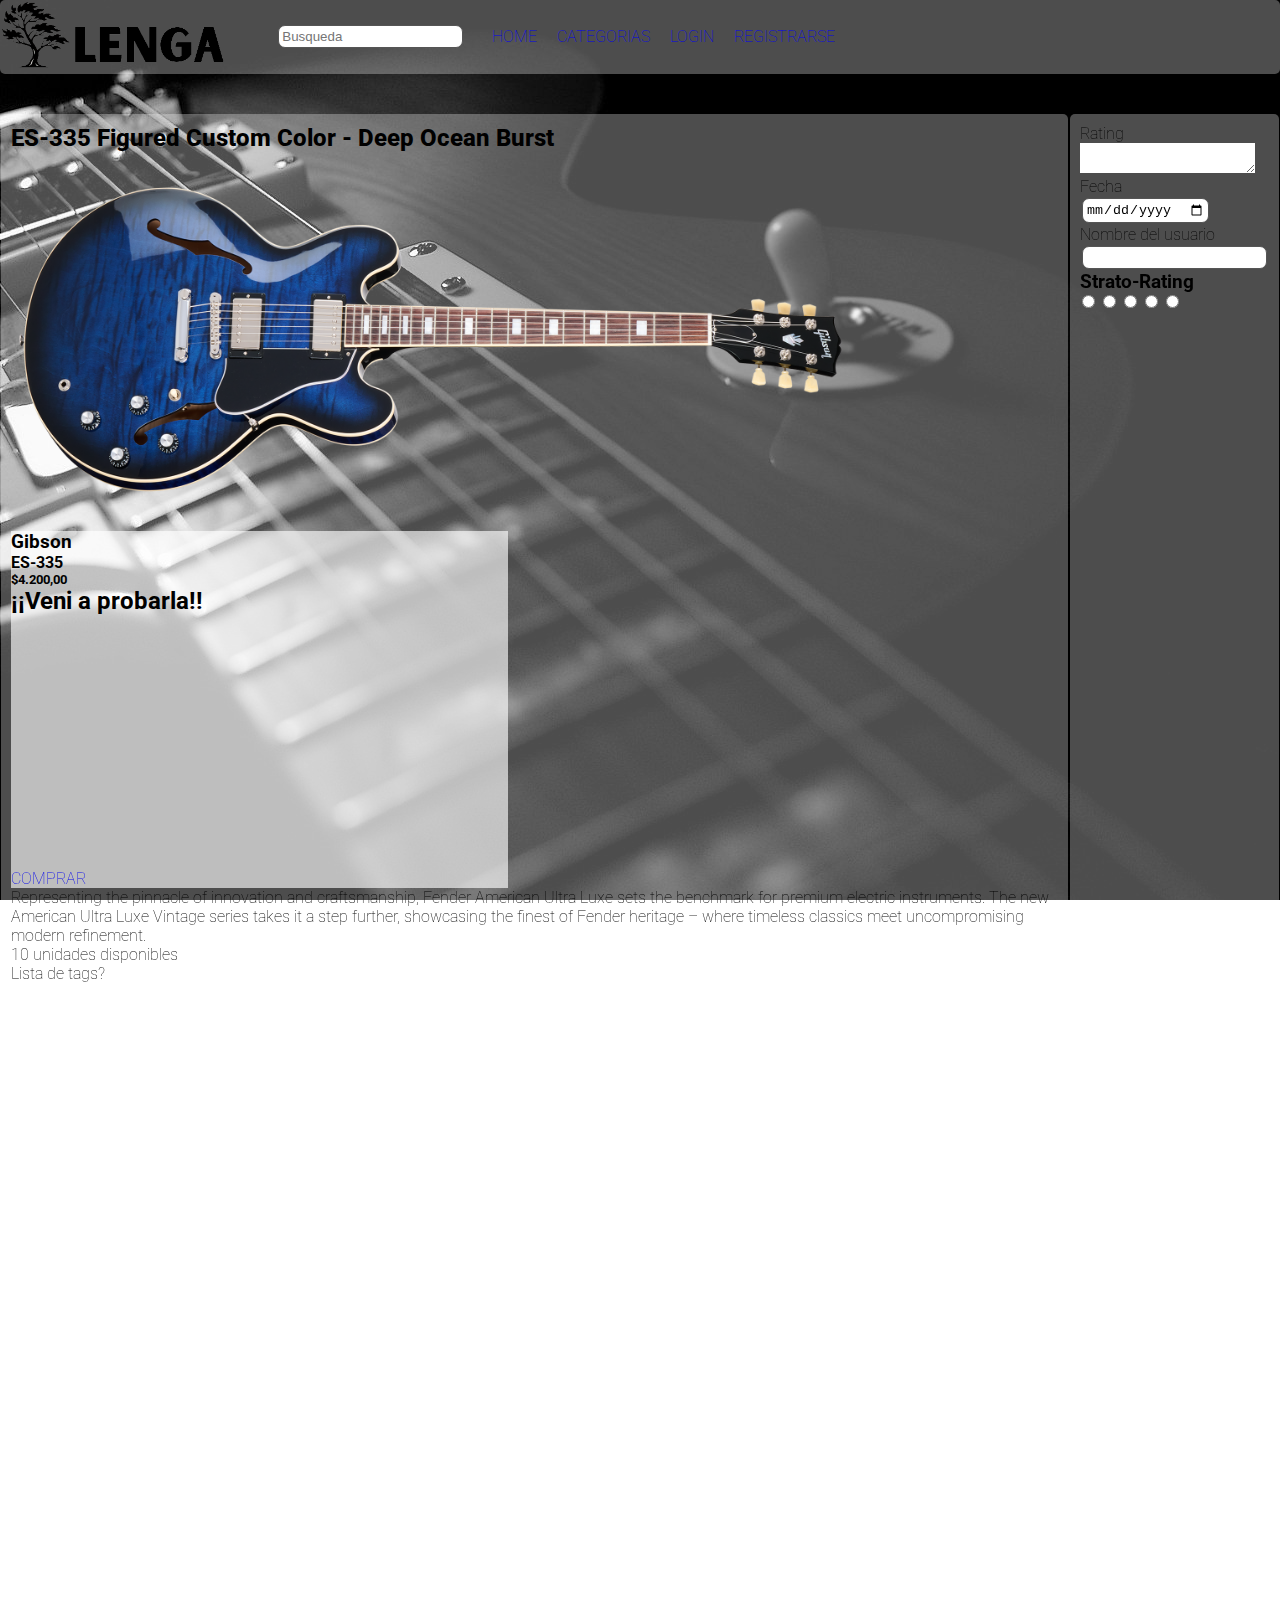
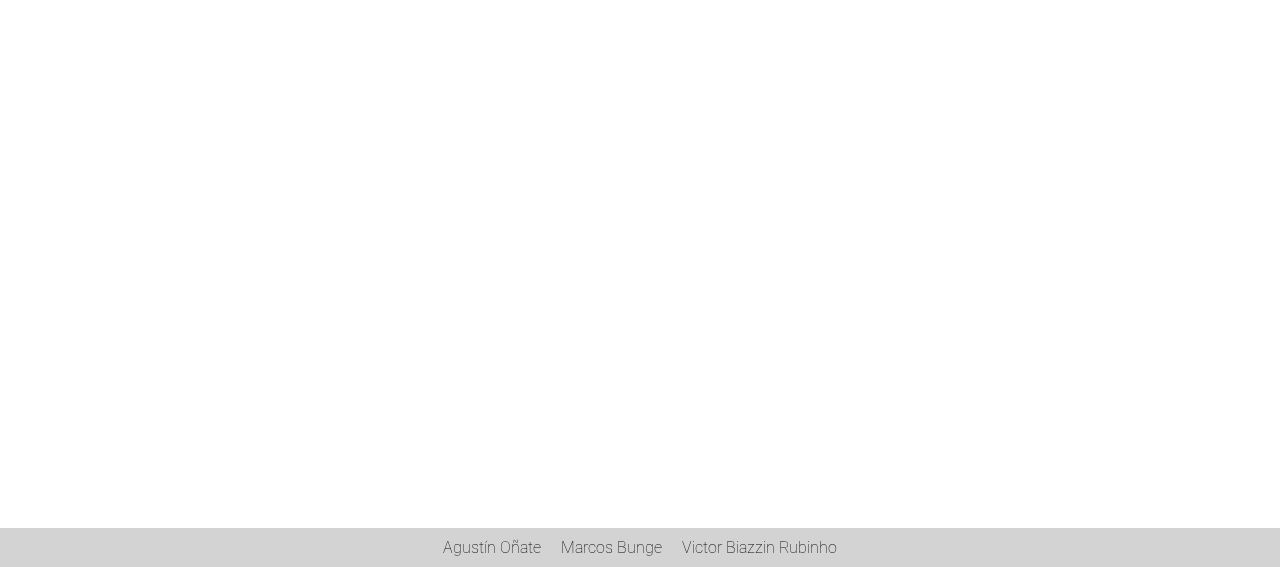
<file: product4.html>
<!DOCTYPE html>
<html lang="en">
<head>
    <meta charset="UTF-8">
    <meta name="viewport" content="width=device-width, initial-scale=1.0">
    <title>ES-335 Figured Custom Color - Deep Ocean Burst</title>
    <link rel="preconnect" href="https://fonts.googleapis.com">
    <link rel="preconnect" href="https://fonts.gstatic.com" crossorigin>
    <link href="https://fonts.googleapis.com/css2?family=Open+Sans:ital,wght@0,300..800;1,300..800&family=Raleway:ital,wght@0,100..900;1,100..900&family=Roboto:ital,wght@0,100..900;1,100..900&family=Work+Sans:ital,wght@0,100..900;1,100..900&display=swap" rel="stylesheet">
    <link rel="stylesheet" href="./css/styles.css">
</head>
<body>
<header>
        <a href="./index.html">    
            <img id="logonombre" src="img/logonombre.png" alt="logonombre lenga">
        </a>
        <form id="buscador" action="./searchresults.html" method="get">
            <label for="search"></label>
            <input id="search" type="text" name="busqueda" placeholder="Busqueda" value="">
        </form>
        <nav>
            <ul class="paginas">
                <li><a href="./index.html">HOME</a></li>
                <li><a href="./category.html">CATEGORIAS</a></li>
                <li><a href="./login.html">LOGIN</a></li>
                <li><a href="./register.html">REGISTRARSE</a> </li>
            </ul>
        </nav>
    </header>
    <main class="product">
        <section id="seccion-product" >
            <h2 class="modelo">ES-335 Figured Custom Color - Deep Ocean Burst</h2>
            <img class="producting" id="foto-product" src="./img/ES-335FiguredCustomColor-DeepOcean Burst.png" alt="Stratocastor vintage 60s">
            <article class="titulModelo">
                <div class="titulModelo">
                    <h3>Gibson</h3>
                    <h4>ES-335</h4>
                </div>
                <div class="titulModelo">
                    <h5>$4.200,00</h5>
                </div>
                <div class="mapita">
                    <h2>¡¡Veni a probarla!!</h2>
                    <iframe src="https://www.google.com/maps/embed?pb=!1m18!1m12!1m3!1d3286.1875900548607!2d-58.44627502319495!3d-34.54880545460198!2m3!1f0!2f0!3f0!3m2!1i1024!2i768!4f13.1!3m3!1m2!1s0x95bcb436efe09303%3A0xfb39818e7624ac76!2sDigital%20House!5e0!3m2!1ses!2sar!4v1758315588162!5m2!1ses!2sar" width="250" height="250" style="border:0;" allowfullscreen="" loading="lazy" referrerpolicy="no-referrer-when-downgrade"></iframe>
                </div>
                <div class="comprar">
                    <a href="pasarelapagos.html">COMPRAR</a>
                </div>
            </article>
            <p class="descripcion">Representing the pinnacle of innovation and craftsmanship, Fender American Ultra Luxe sets the benchmark for premium electric instruments. The new American Ultra Luxe Vintage series takes it a step further, showcasing the finest of Fender heritage – where timeless classics meet uncompromising modern refinement.</p>            
            <p>10 unidades disponibles</p>
            <p>Lista de tags?</p>
        </section>
        <section id="seccion-product">
            <form action="get">
                <p>Rating</p>
                <textarea name="review" id=""></textarea>
                <p>Fecha</p>
                <input type="date" value="">
                <p>Nombre del usuario</p>
                <input type="text" value="">
            </form>
            <div class="rating">
                <h3>Strato-Rating</h3>
                <label>
                    <input type="radio" name="rating" class="sistRating">
                    <span class="stratoRating"></span>
                </label>
                <label>
                    <input type="radio" name="rating" class="sistRating">
                    <span class="stratoRating"></span>
                </label>
                <label>
                    <input type="radio" name="rating" class="sistRating">
                    <span class="stratoRating"></span>
                </label>
                <label>
                    <input type="radio" name="rating" class="sistRating">
                    <span class="stratoRating"></span>
                </label>
                <label>
                    <input type="radio" name="rating" class="sistRating">
                    <span class="stratoRating"></span>
                </label>
            </div>
        </section>
    </main>
    <footer>
        <ul>
            <li>Agustín Oñate</li>
            <li>Marcos Bunge</li>
            <li>Victor Biazzin Rubinho</li>
        </ul>
    </footer>    
</body>
</html>
</file>
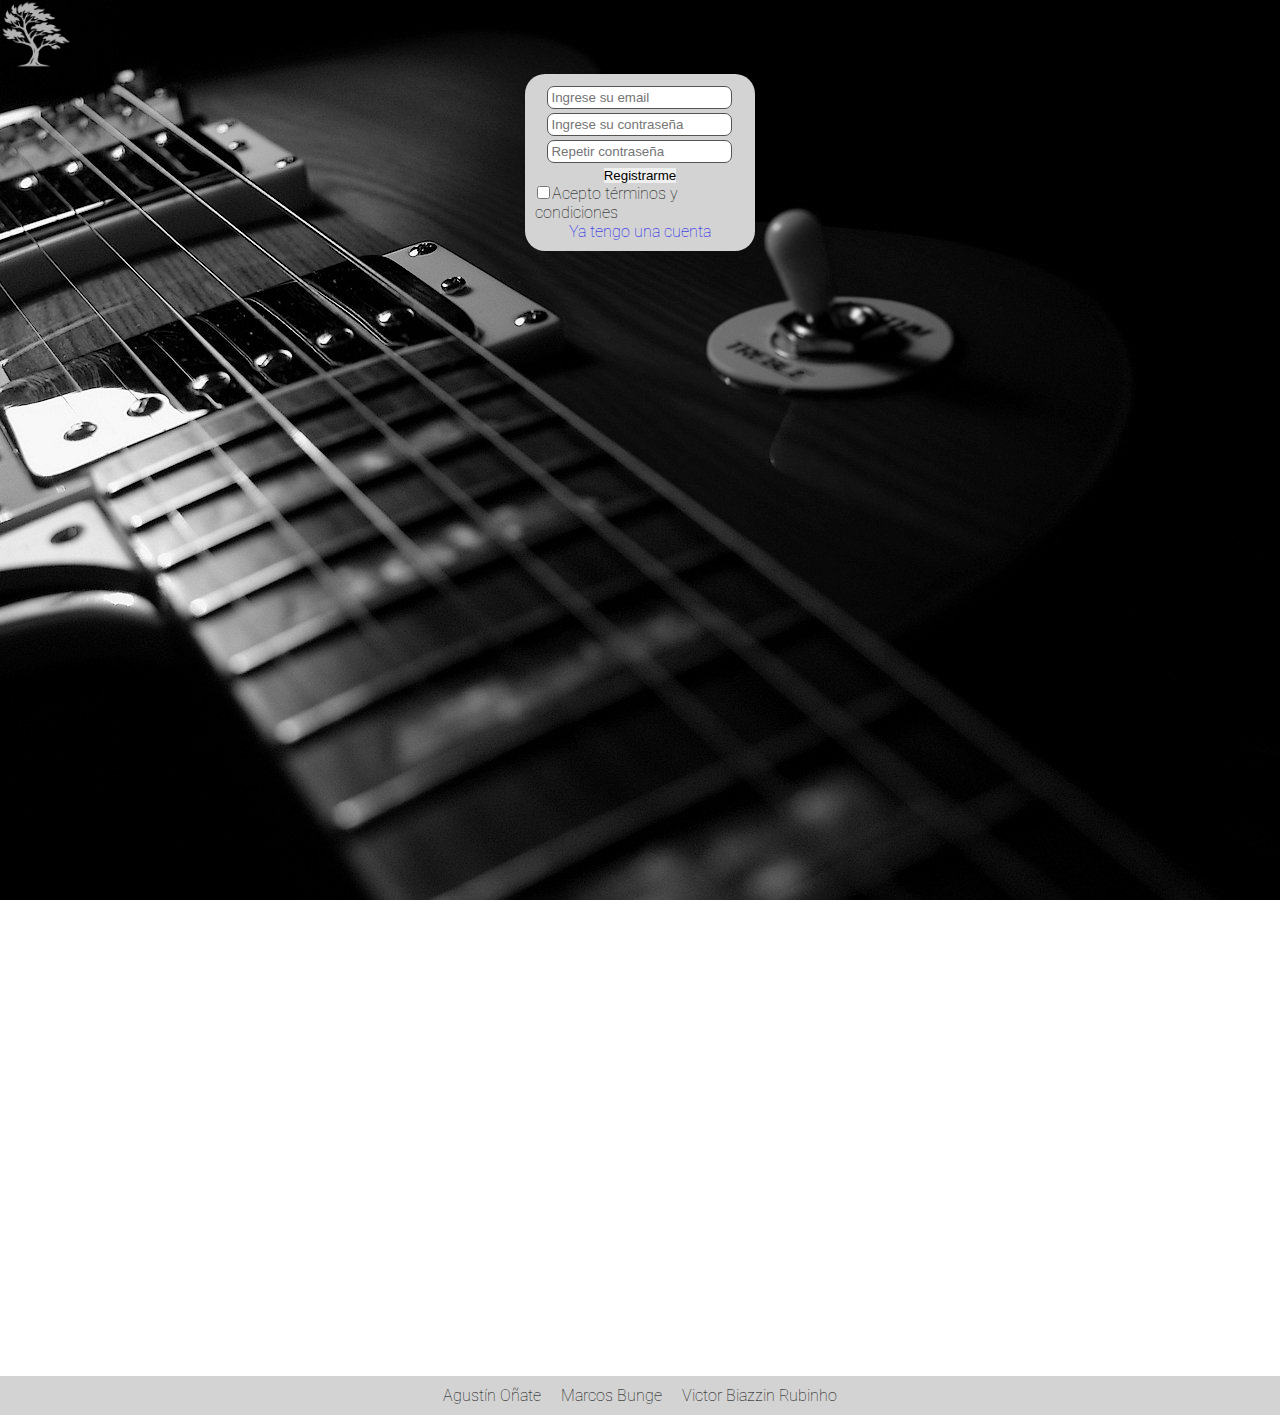
<file: register.html>
<!DOCTYPE html>
<html lang="en">
<head>
    <meta charset="UTF-8">
    <meta name="viewport" content="width=device-width, initial-scale=1.0">
    <title>Register</title>
    <link rel="preconnect" href="https://fonts.googleapis.com">
    <link rel="preconnect" href="https://fonts.gstatic.com" crossorigin>
    <link href="https://fonts.googleapis.com/css2?family=Open+Sans:ital,wght@0,300..800;1,300..800&family=Raleway:ital,wght@0,100..900;1,100..900&family=Roboto:ital,wght@0,100..900;1,100..900&family=Work+Sans:ital,wght@0,100..900;1,100..900&display=swap" rel="stylesheet">
    <link rel="stylesheet" href="./css/styles.css">
</head>
<body>
    <div>
        <a href="./index.html">
            <img src="./img/logo-gris.png" id="logo-register-login" alt="logo">
        </a>
    </div>
    <form class="register" action="./login.html" method="get">
        <div>
            <label for="email"></label>
            <input id="email" type="email" name="mail" placeholder="Ingrese su email" value="" required>
        </div>
        <div>
            <input id="passs" type="password" name="contra" placeholder="Ingrese su contraseña" value="" required>
        </div>
        <div>
            <input id="pass" type="password" name="contra" placeholder="Repetir contraseña" value="" required>
        </div>
        <div>
            <button type="submit">Registrarme</button>
        </div>
        <div>
            <input type="checkbox" name="terminos" value="" required>Acepto términos y condiciones</button>
        </div>
        <div>
            <a href="login.html">Ya tengo una cuenta</a>
        </div>
    </form>
    <footer id="foot">
        <ul>
            <li>Agustín Oñate</li>
            <li>Marcos Bunge</li>
            <li>Victor Biazzin Rubinho</li>
        </ul>
    </footer>
<script src="./js/index.js"></script>
</body>
</html>
</file>
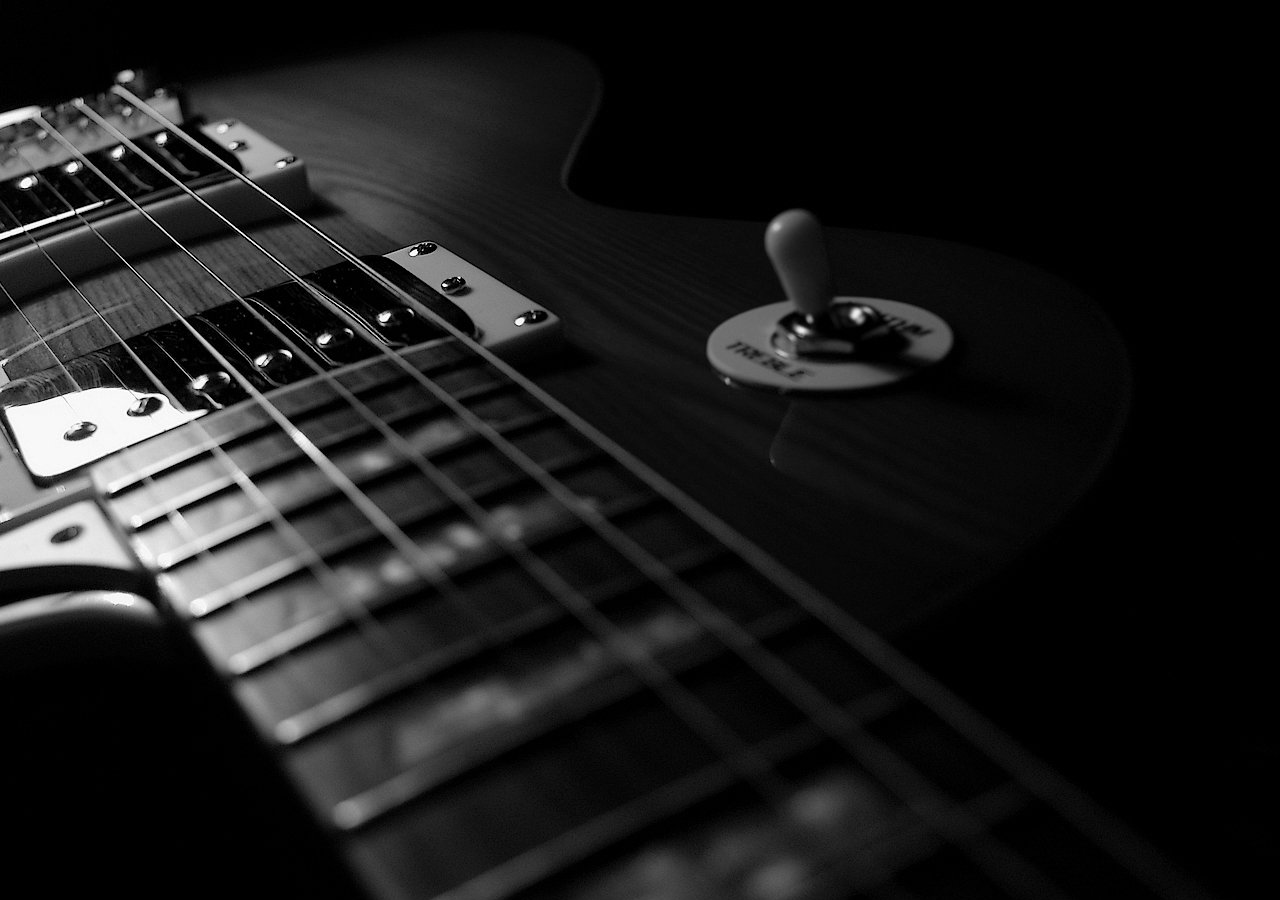
<file: searchresults.html>
<!DOCTYPE html>
<html lang="en">
<head>
    <meta charset="UTF-8">
    <meta name="viewport" content="width=device-width, initial-scale=1.0">
    <title>Result search</title>
    <link rel="stylesheet" href="./css/styles.css">
    <link rel="preconnect" href="https://fonts.googleapis.com">
    <link rel="preconnect" href="https://fonts.gstatic.com" crossorigin>
    <link href="https://fonts.googleapis.com/css2?family=Open+Sans:ital,wght@0,300..800;1,300..800&family=Raleway:ital,wght@0,100..900;1,100..900&family=Roboto:ital,wght@0,100..900;1,100..900&family=Work+Sans:ital,wght@0,100..900;1,100..900&display=swap" rel="stylesheet">
</head>
<body>
    
</body>
</html>
</file>
<file: css/styles.css>
*{
    margin: 0;
    padding: 0;
    box-sizing: border-box;
    border: 1px ;
}

body {
    font-family: "Roboto", sans-serif;
    font-optical-sizing: auto;
    font-weight: 10;
    font-style: normal;
    font-variation-settings: "wdth" 100;
    background-image: url("../img/fondohomeguitarra.jpg");
    background-position: top right;
    background-attachment: fixed;
}

header {
    display: flex;
    background-color: rgba(255, 255, 255, 0.3);
    border-radius: 5px;
    position: sticky;
}

ul.paginas {
    padding: 17px;
}

#buscador {
    padding: 23px 0px 10px 50px;
}

ul {
    list-style-type: none;
    margin: 10;
    padding: 10;
    display: flex;
    justify-content: center;
}

li {
    padding: 10px;
}

a { text-decoration: none; }
a:visited { text-decoration: none; color: black; }


form.register {
    background-color: lightgray;
    border-radius: 20px;
    padding: 10px;
    margin: auto;
    width: 18%;
    display: flex;
    flex-direction: column;
    align-items: center;
}

input {
    border-radius: 7px;
    border: 1px solid #555;
    padding: 3px;
    margin: 2px;
}

#logo-register-login {
    height: 70px;
}

#logonombre {
    height: 70px;
}

.enviar-register {
    background-color: lightblue;
    border-radius: 5px;
    border: 1px solid #555;
    margin: 5px 20px;
}

#foto-product {
    width: 80%;
}

#seccion-product {
    background-color: rgba(255, 255, 255, 0.3);
    border-radius: 5px;
    padding: 10px;
    margin: 10px 1px;
}

main{
    display: flex;

    margin-top: 30px;
}
aside{
    background-color: rgba(255, 255, 255, 0.3);
    width: 10%;
    padding-top: 15%;
}
div.aside{
    margin: 20px 0 20px;
}

section.contenido{
    width: 90%;
    display: flex;
    flex-wrap: wrap;

}

#vermas {
    background-color: grey ;
    margin: 5px 10px;
    border: 5px ;
    border-radius: 2px;
}

section.art{
    display: flex;
    width: 100vw;
    margin: 0 10px 0 10px;
    flex-wrap: wrap;
    justify-content: space-between;
}
article{
    background-color: rgba(255, 255, 255, 0.64);
    width: 497px;
    margin-top: 10px;
}

.index{
    width: 400px;
}

.titulos{
    width: 100vw;
    height: 173.5px;
    margin-right: 10px;
    color: black;
    background-color: rgba(255, 255, 255, 0.64);
}

footer {
    background-color: lightgrey;
    margin-top: 1125px;
    text-align: center;
}

/*
Styles del product 
*/
.modelo{
    font-family: "Roboto", sans-serif;
    font-optical-sizing: auto;
    font-weight: 800;
    font-style: normal;
    font-variation-settings: "wdth" 100;
}
</file>
